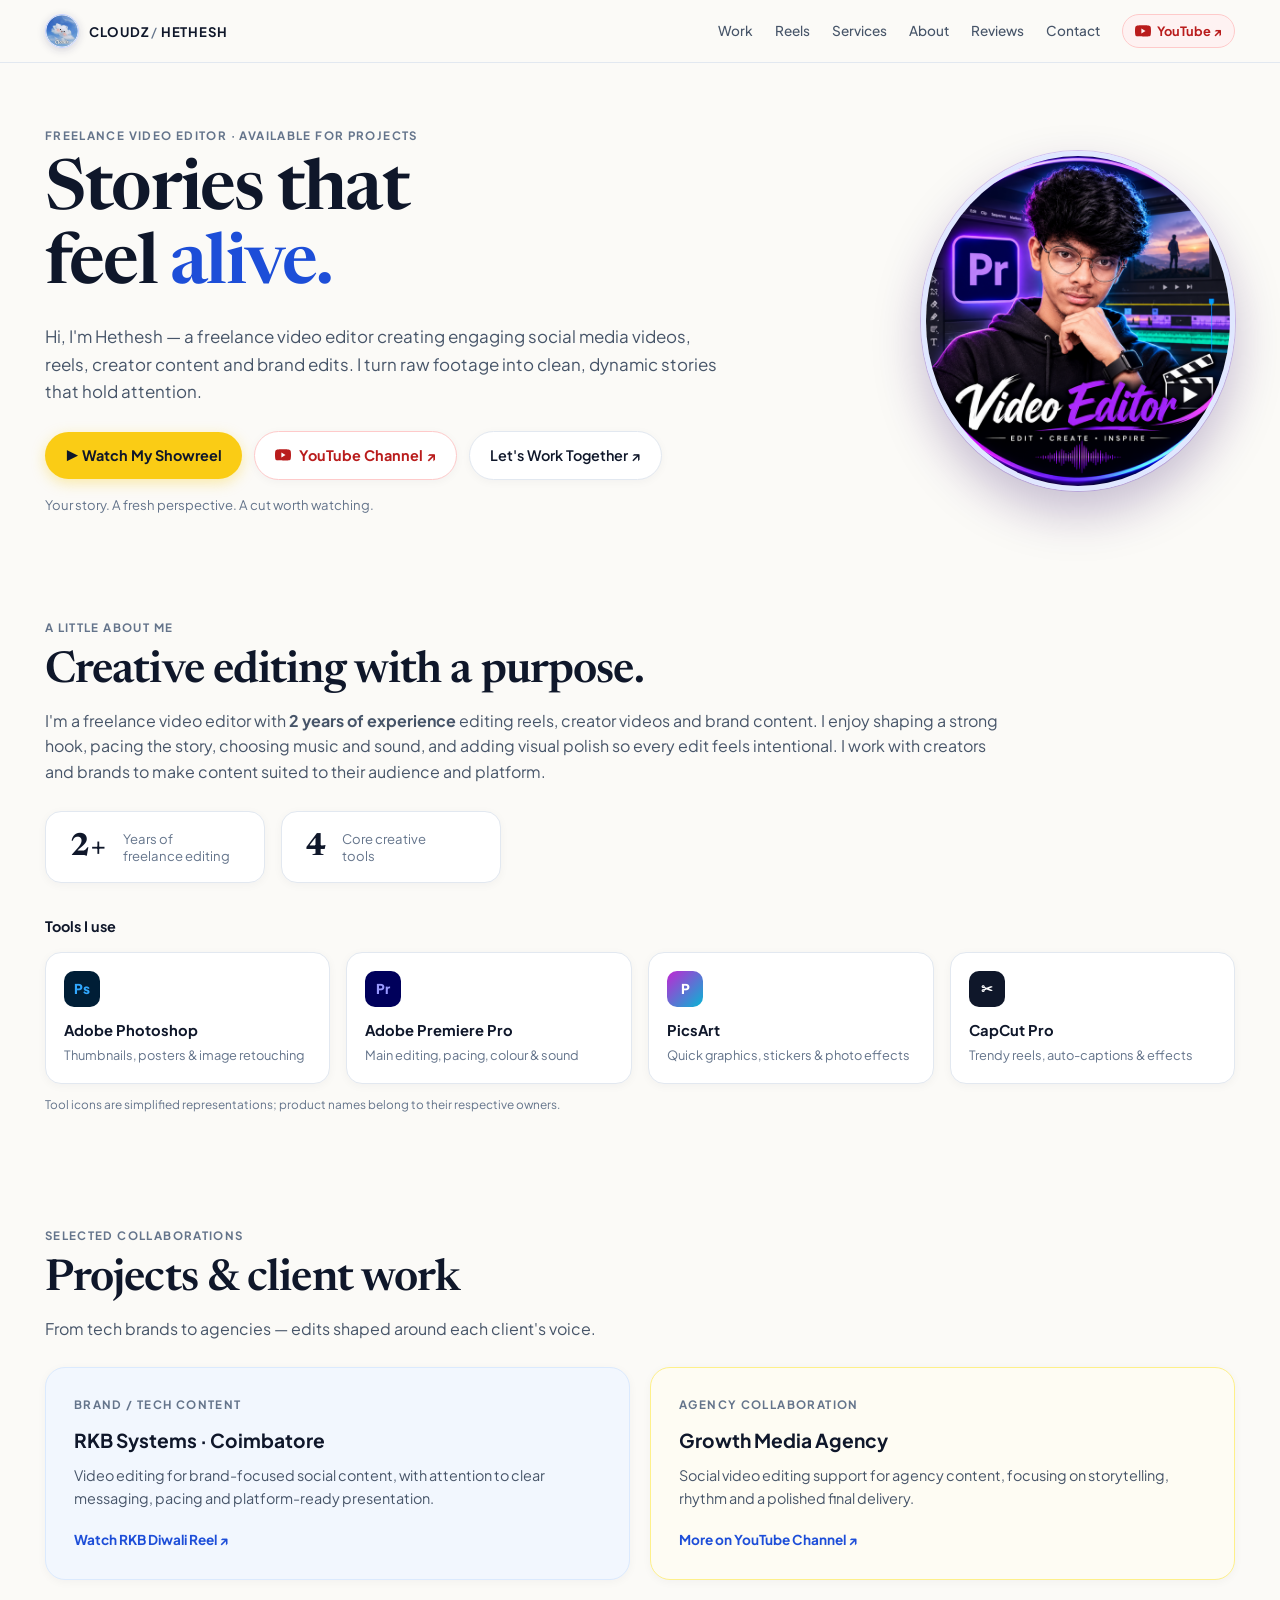
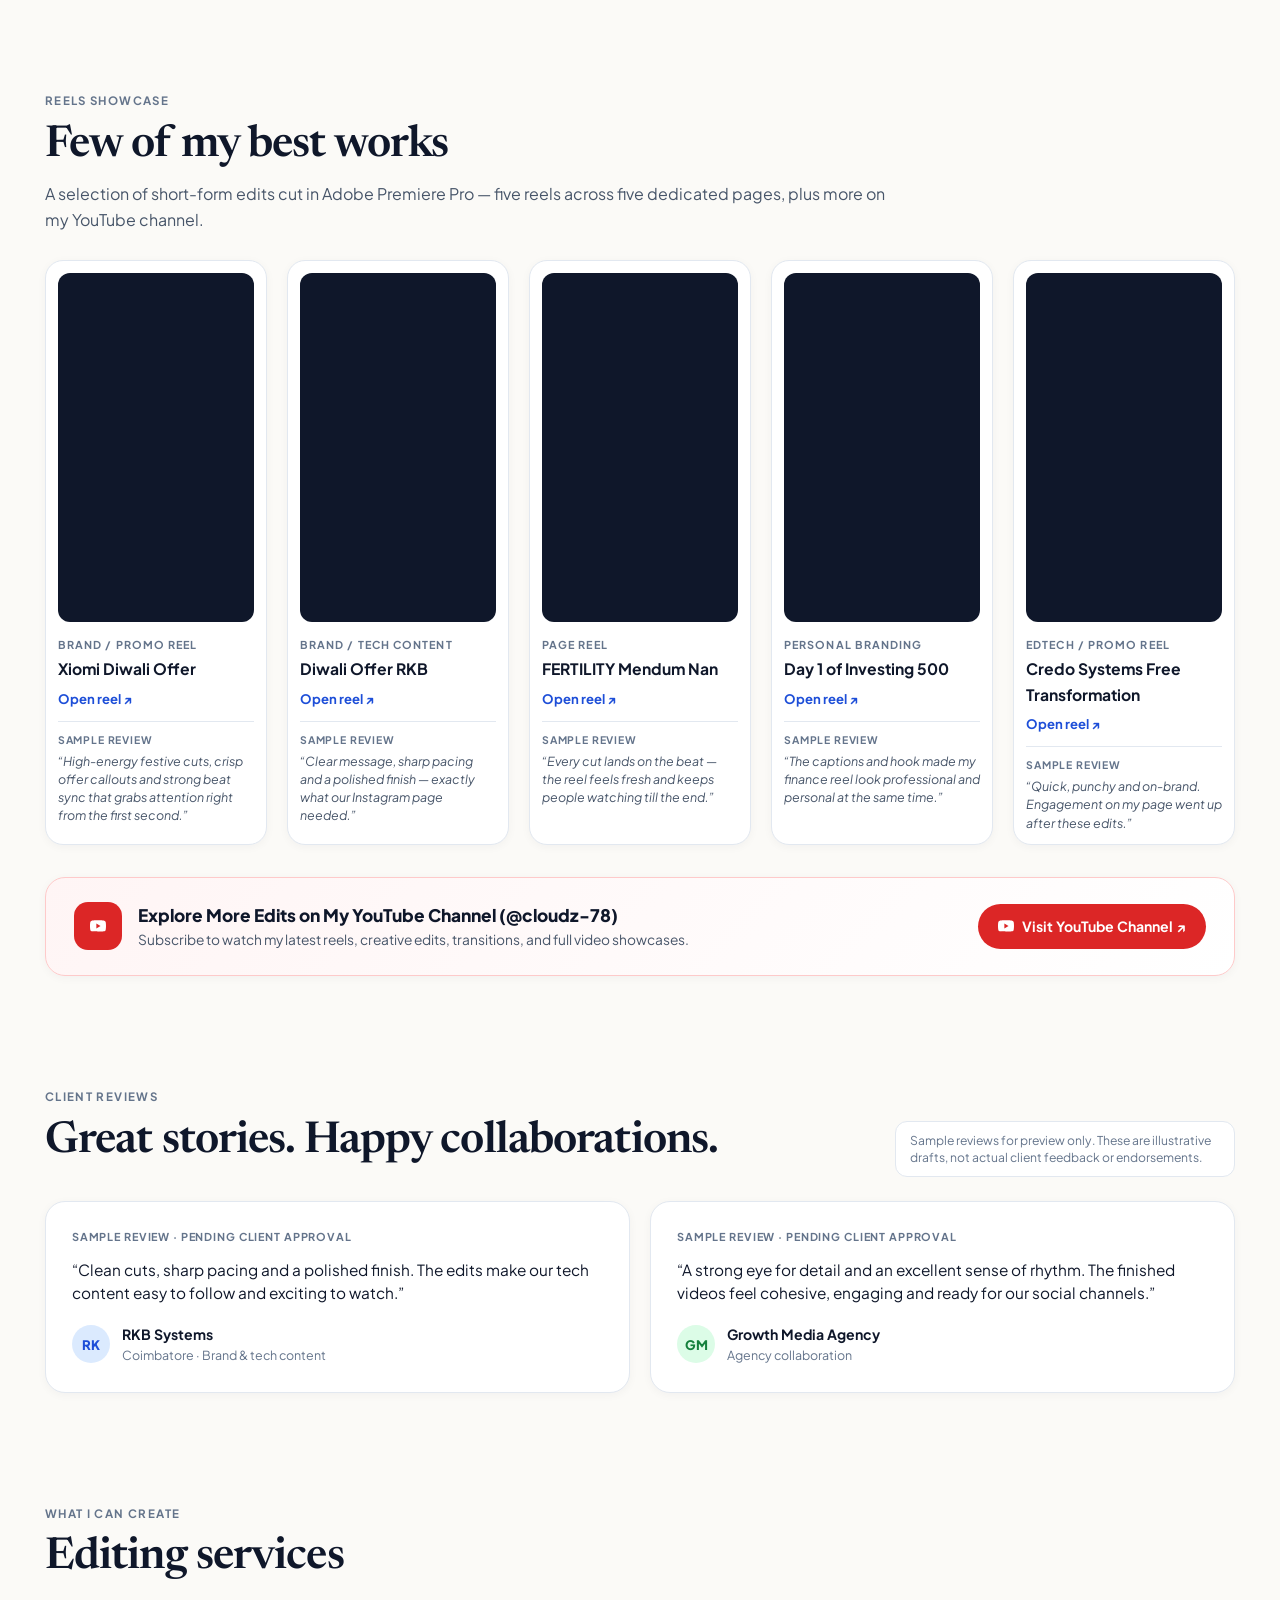
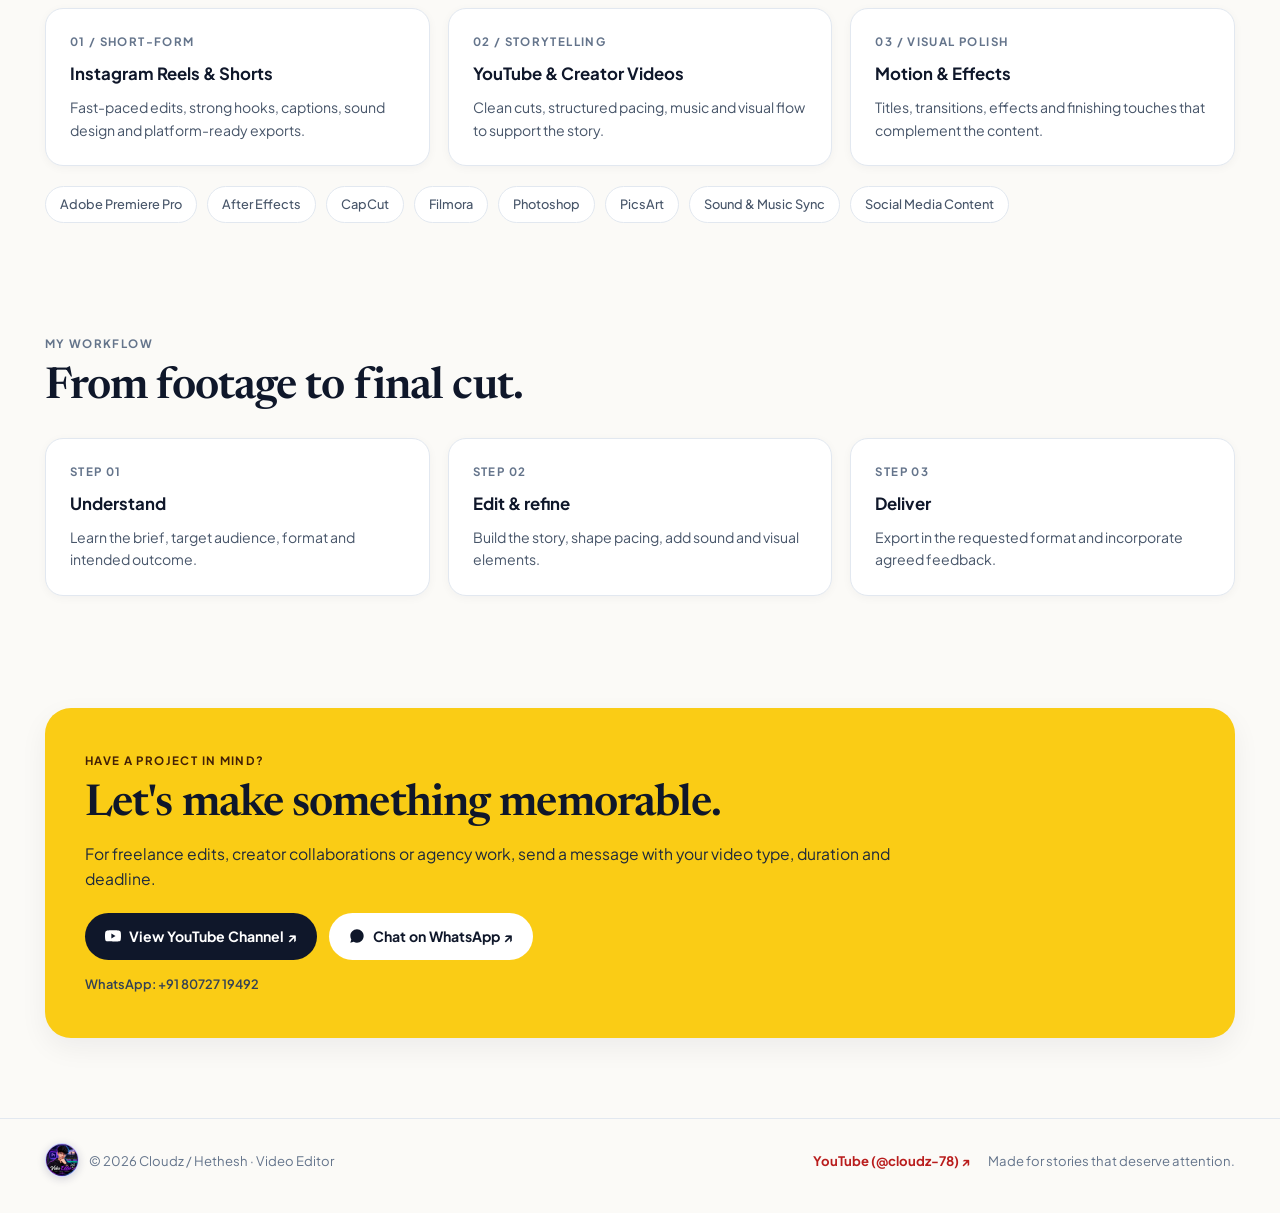
<file: index.html>
<!DOCTYPE html>
<html lang="en">
<head>
  <meta charset="UTF-8" />
  <meta name="viewport" content="width=device-width, initial-scale=1.0" />
  <title>CLOUDZ / HETHESH — Freelance Video Editor</title>
  <link rel="icon" type="image/png" href="logo.png" />
  <link rel="stylesheet" href="style.css" />
</head>
<body>
  <!-- Top Navbar -->
  <header class="navbar">
    <div class="nav-inner">
      <a href="index.html" class="brand">
        <img src="brand-logo.png" alt="Cloudz Brand Logo" class="brand-logo-img" />
        <span>CLOUDZ <span class="slash">/</span> HETHESH</span>
      </a>
      <nav class="nav-links">
        <a href="#work" class="hide-mobile">Work</a>
        <a href="#reels">Reels</a>
        <a href="#services" class="hide-mobile">Services</a>
        <a href="#about" class="hide-mobile">About</a>
        <a href="#reviews" class="hide-mobile">Reviews</a>
        <a href="#contact" class="hide-mobile">Contact</a>
        <a href="https://youtube.com/@cloudz-78?si=4yMb71lbz2r-8xwP" target="_blank" rel="noopener noreferrer" class="nav-yt-pill">
          <svg width="16" height="16" viewBox="0 0 24 24" fill="currentColor" aria-hidden="true"><path d="M23.498 6.186a3.016 3.016 0 0 0-2.122-2.136C19.505 3.545 12 3.545 12 3.545s-7.505 0-9.377.505A3.017 3.017 0 0 0 .502 6.186C0 8.07 0 12 0 12s0 3.93.502 5.814a3.016 3.016 0 0 0 2.122 2.136c1.871.505 9.376.505 9.376.505s7.505 0 9.377-.505a3.015 3.015 0 0 0 2.122-2.136C24 15.93 24 12 24 12s0-3.93-.502-5.814zM9.545 15.568V8.432L15.818 12l-6.273 3.568z"/></svg> YouTube &nearr;
        </a>
      </nav>
    </div>
  </header>

  <main>
    <!-- Hero Section -->
    <section class="hero">
      <div class="container hero-grid">
        <div>
          <span class="kicker">FREELANCE VIDEO EDITOR &middot; AVAILABLE FOR PROJECTS</span>
          <h1 class="hero-title">Stories that<br />feel <span class="accent">alive.</span></h1>
          <p class="hero-desc">
            Hi, I'm Hethesh — a freelance video editor creating engaging social media videos,
            reels, creator content and brand edits. I turn raw footage into clean, dynamic stories
            that hold attention.
          </p>
          <div class="hero-buttons">
            <a href="#reels" class="btn-yellow">&#9654; Watch My Showreel</a>
            <a href="https://youtube.com/@cloudz-78?si=4yMb71lbz2r-8xwP" target="_blank" rel="noopener noreferrer" class="btn-yt-hero">
              <svg width="16" height="16" viewBox="0 0 24 24" fill="currentColor" aria-hidden="true"><path d="M23.498 6.186a3.016 3.016 0 0 0-2.122-2.136C19.505 3.545 12 3.545 12 3.545s-7.505 0-9.377.505A3.017 3.017 0 0 0 .502 6.186C0 8.07 0 12 0 12s0 3.93.502 5.814a3.016 3.016 0 0 0 2.122 2.136c1.871.505 9.376.505 9.376.505s7.505 0 9.377-.505a3.015 3.015 0 0 0 2.122-2.136C24 15.93 24 12 24 12s0-3.93-.502-5.814zM9.545 15.568V8.432L15.818 12l-6.273 3.568z"/></svg> YouTube Channel &nearr;
            </a>
            <a href="#contact" class="btn-outline">Let's Work Together &nearr;</a>
          </div>
          <p class="hero-micro">Your story. A fresh perspective. A cut worth watching.</p>
        </div>

        <div class="hero-emblem-wrap">
          <img src="logo.png" alt="Cloudz / Hethesh — Video Editor Logo" class="hero-logo-img" />
        </div>
      </div>
    </section>

    <!-- About Section -->
    <section id="about">
      <div class="container">
        <span class="kicker">A LITTLE ABOUT ME</span>
        <h2 class="section-title">Creative editing with a purpose.</h2>
        <p class="about-copy">
          I'm a freelance video editor with <strong>2 years of experience</strong> editing reels, creator videos and brand content.
          I enjoy shaping a strong hook, pacing the story, choosing music and sound, and adding visual polish
          so every edit feels intentional. I work with creators and brands to make content suited to their audience and platform.
        </p>

        <div class="stats-row">
          <div class="stat-card">
            <span class="stat-num">2+</span>
            <span class="stat-label">Years of freelance editing</span>
          </div>
          <div class="stat-card">
            <span class="stat-num">4</span>
            <span class="stat-label">Core creative tools</span>
          </div>
        </div>

        <div class="tools-heading">Tools I use</div>
        <div class="tools-grid">
          <div class="tool-card">
            <div class="tool-badge tool-ps">Ps</div>
            <h3>Adobe Photoshop</h3>
            <p>Thumbnails, posters &amp; image retouching</p>
          </div>
          <div class="tool-card">
            <div class="tool-badge tool-pr">Pr</div>
            <h3>Adobe Premiere Pro</h3>
            <p>Main editing, pacing, colour &amp; sound</p>
          </div>
          <div class="tool-card">
            <div class="tool-badge tool-picsart">P</div>
            <h3>PicsArt</h3>
            <p>Quick graphics, stickers &amp; photo effects</p>
          </div>
          <div class="tool-card">
            <div class="tool-badge tool-capcut">&#9986;</div>
            <h3>CapCut Pro</h3>
            <p>Trendy reels, auto-captions &amp; effects</p>
          </div>
        </div>
        <p class="tools-footnote">Tool icons are simplified representations; product names belong to their respective owners.</p>
      </div>
    </section>

    <!-- Selected Collaborations -->
    <section id="work">
      <div class="container">
        <span class="kicker">SELECTED COLLABORATIONS</span>
        <h2 class="section-title">Projects &amp; client work</h2>
        <p class="section-subtitle">From tech brands to agencies — edits shaped around each client's voice.</p>

        <div class="collab-grid">
          <div class="collab-card blue">
            <span class="kicker">BRAND / TECH CONTENT</span>
            <h3>RKB Systems &middot; Coimbatore</h3>
            <p>Video editing for brand-focused social content, with attention to clear messaging, pacing and platform-ready presentation.</p>
            <a href="reel2.html" class="inline-link">Watch RKB Diwali Reel &nearr;</a>
          </div>
          <div class="collab-card cream">
            <span class="kicker">AGENCY COLLABORATION</span>
            <h3>Growth Media Agency</h3>
            <p>Social video editing support for agency content, focusing on storytelling, rhythm and a polished final delivery.</p>
            <a href="https://youtube.com/@cloudz-78?si=4yMb71lbz2r-8xwP" target="_blank" rel="noopener noreferrer" class="inline-link">More on YouTube Channel &nearr;</a>
          </div>
        </div>
      </div>
    </section>

    <!-- Reels Showcase — Few of my best works -->
    <section id="reels">
      <div class="container">
        <span class="kicker">REELS SHOWCASE</span>
        <h2 class="section-title">Few of my best works</h2>
        <p class="section-subtitle">
          A selection of short-form edits cut in Adobe Premiere Pro — five reels across five dedicated pages, plus more on my YouTube channel.
        </p>

        <div class="reels-all-grid">
          
        <article class="reel-item">
          <div class="reel-frame">
            <iframe
              src="https://drive.google.com/file/d/10jOSGEvr1vNRi2Vnm65DRfcLx59gavxq/preview"
              allow="autoplay"
              allowfullscreen
              loading="lazy"
              title="Xiomi Diwali Offer">
            </iframe>
          </div>
          <span class="reel-cat">BRAND / PROMO REEL</span>
          <h3 class="reel-name">Xiomi Diwali Offer</h3>
          <a href="reel1.html" class="open-reel-link">Open reel &nearr;</a>
          <div class="sample-review-tag">SAMPLE REVIEW</div>
          <p class="sample-review-quote">“High-energy festive cuts, crisp offer callouts and strong beat sync that grabs attention right from the first second.”</p>
        </article>

        <article class="reel-item">
          <div class="reel-frame">
            <iframe
              src="https://drive.google.com/file/d/1mEPRSpQIiehsgmou0t9eZs4wbMoCZMjC/preview"
              allow="autoplay"
              allowfullscreen
              loading="lazy"
              title="Diwali Offer RKB">
            </iframe>
          </div>
          <span class="reel-cat">BRAND / TECH CONTENT</span>
          <h3 class="reel-name">Diwali Offer RKB</h3>
          <a href="reel2.html" class="open-reel-link">Open reel &nearr;</a>
          <div class="sample-review-tag">SAMPLE REVIEW</div>
          <p class="sample-review-quote">“Clear message, sharp pacing and a polished finish — exactly what our Instagram page needed.”</p>
        </article>

        <article class="reel-item">
          <div class="reel-frame">
            <iframe
              src="https://drive.google.com/file/d/1lyoAVbin6aVpy197HTuqfb8PhF2x83G_/preview"
              allow="autoplay"
              allowfullscreen
              loading="lazy"
              title="FERTILITY Mendum Nan">
            </iframe>
          </div>
          <span class="reel-cat">PAGE REEL</span>
          <h3 class="reel-name">FERTILITY Mendum Nan</h3>
          <a href="reel3.html" class="open-reel-link">Open reel &nearr;</a>
          <div class="sample-review-tag">SAMPLE REVIEW</div>
          <p class="sample-review-quote">“Every cut lands on the beat — the reel feels fresh and keeps people watching till the end.”</p>
        </article>

        <article class="reel-item">
          <div class="reel-frame">
            <iframe
              src="https://drive.google.com/file/d/1qyI5HAmtA2W8jeexswfrWeT_xSIPLAO1/preview"
              allow="autoplay"
              allowfullscreen
              loading="lazy"
              title="Day 1 of Investing 500">
            </iframe>
          </div>
          <span class="reel-cat">PERSONAL BRANDING</span>
          <h3 class="reel-name">Day 1 of Investing 500</h3>
          <a href="reel4.html" class="open-reel-link">Open reel &nearr;</a>
          <div class="sample-review-tag">SAMPLE REVIEW</div>
          <p class="sample-review-quote">“The captions and hook made my finance reel look professional and personal at the same time.”</p>
        </article>


          
        <article class="reel-item">
          <div class="reel-frame">
            <iframe
              src="https://drive.google.com/file/d/1QhSELfr5G7gqjF5a6lWshy9fhLzFbbtI/preview"
              allow="autoplay"
              allowfullscreen
              loading="lazy"
              title="Credo Systems Free Transformation">
            </iframe>
          </div>
          <span class="reel-cat">EDTECH / PROMO REEL</span>
          <h3 class="reel-name">Credo Systems Free Transformation</h3>
          <a href="reel5.html" class="open-reel-link">Open reel &nearr;</a>
          <div class="sample-review-tag">SAMPLE REVIEW</div>
          <p class="sample-review-quote">“Quick, punchy and on-brand. Engagement on my page went up after these edits.”</p>
        </article>

        </div>

        <!-- Highlight YouTube Channel Banner -->
        <div class="yt-spotlight">
          <div class="yt-spotlight-left">
            <div class="yt-big-icon">
              <svg width="16" height="16" viewBox="0 0 24 24" fill="currentColor" aria-hidden="true"><path d="M23.498 6.186a3.016 3.016 0 0 0-2.122-2.136C19.505 3.545 12 3.545 12 3.545s-7.505 0-9.377.505A3.017 3.017 0 0 0 .502 6.186C0 8.07 0 12 0 12s0 3.93.502 5.814a3.016 3.016 0 0 0 2.122 2.136c1.871.505 9.376.505 9.376.505s7.505 0 9.377-.505a3.015 3.015 0 0 0 2.122-2.136C24 15.93 24 12 24 12s0-3.93-.502-5.814zM9.545 15.568V8.432L15.818 12l-6.273 3.568z"/></svg>
            </div>
            <div>
              <h3>Explore More Edits on My YouTube Channel (@cloudz-78)</h3>
              <p>Subscribe to watch my latest reels, creative edits, transitions, and full video showcases.</p>
            </div>
          </div>
          <a href="https://youtube.com/@cloudz-78?si=4yMb71lbz2r-8xwP" target="_blank" rel="noopener noreferrer" class="btn-yt-solid">
            <svg width="16" height="16" viewBox="0 0 24 24" fill="currentColor" aria-hidden="true"><path d="M23.498 6.186a3.016 3.016 0 0 0-2.122-2.136C19.505 3.545 12 3.545 12 3.545s-7.505 0-9.377.505A3.017 3.017 0 0 0 .502 6.186C0 8.07 0 12 0 12s0 3.93.502 5.814a3.016 3.016 0 0 0 2.122 2.136c1.871.505 9.376.505 9.376.505s7.505 0 9.377-.505a3.015 3.015 0 0 0 2.122-2.136C24 15.93 24 12 24 12s0-3.93-.502-5.814zM9.545 15.568V8.432L15.818 12l-6.273 3.568z"/></svg> Visit YouTube Channel &nearr;
          </a>
        </div>
      </div>
    </section>

    <!-- Client Reviews -->
    <section id="reviews">
      <div class="container">
        <div class="reviews-header">
          <div>
            <span class="kicker">CLIENT REVIEWS</span>
            <h2 class="section-title">Great stories. Happy collaborations.</h2>
          </div>
          <div class="preview-note">
            Sample reviews for preview only. These are illustrative drafts, not actual client feedback or endorsements.
          </div>
        </div>

        <div class="reviews-grid">
          <div class="review-card">
            <div class="review-status">SAMPLE REVIEW &middot; PENDING CLIENT APPROVAL</div>
            <p class="review-text">“Clean cuts, sharp pacing and a polished finish. The edits make our tech content easy to follow and exciting to watch.”</p>
            <div class="reviewer">
              <div class="avatar-circle avatar-blue">RK</div>
              <div>
                <div class="reviewer-name">RKB Systems</div>
                <div class="reviewer-role">Coimbatore &middot; Brand &amp; tech content</div>
              </div>
            </div>
          </div>

          <div class="review-card">
            <div class="review-status">SAMPLE REVIEW &middot; PENDING CLIENT APPROVAL</div>
            <p class="review-text">“A strong eye for detail and an excellent sense of rhythm. The finished videos feel cohesive, engaging and ready for our social channels.”</p>
            <div class="reviewer">
              <div class="avatar-circle avatar-green">GM</div>
              <div>
                <div class="reviewer-name">Growth Media Agency</div>
                <div class="reviewer-role">Agency collaboration</div>
              </div>
            </div>
          </div>
        </div>
      </div>
    </section>

    <!-- Editing Services -->
    <section id="services">
      <div class="container">
        <span class="kicker">WHAT I CAN CREATE</span>
        <h2 class="section-title">Editing services</h2>

        <div class="three-grid">
          <div class="info-card">
            <span class="kicker">01 / SHORT-FORM</span>
            <h3>Instagram Reels &amp; Shorts</h3>
            <p>Fast-paced edits, strong hooks, captions, sound design and platform-ready exports.</p>
          </div>
          <div class="info-card">
            <span class="kicker">02 / STORYTELLING</span>
            <h3>YouTube &amp; Creator Videos</h3>
            <p>Clean cuts, structured pacing, music and visual flow to support the story.</p>
          </div>
          <div class="info-card">
            <span class="kicker">03 / VISUAL POLISH</span>
            <h3>Motion &amp; Effects</h3>
            <p>Titles, transitions, effects and finishing touches that complement the content.</p>
          </div>
        </div>

        <div class="pills-row">
          <span class="skill-pill">Adobe Premiere Pro</span>
          <span class="skill-pill">After Effects</span>
          <span class="skill-pill">CapCut</span>
          <span class="skill-pill">Filmora</span>
          <span class="skill-pill">Photoshop</span>
          <span class="skill-pill">PicsArt</span>
          <span class="skill-pill">Sound &amp; Music Sync</span>
          <span class="skill-pill">Social Media Content</span>
        </div>
      </div>
    </section>

    <!-- My Workflow -->
    <section>
      <div class="container">
        <span class="kicker">MY WORKFLOW</span>
        <h2 class="section-title">From footage to final cut.</h2>

        <div class="three-grid">
          <div class="info-card">
            <span class="kicker">STEP 01</span>
            <h3>Understand</h3>
            <p>Learn the brief, target audience, format and intended outcome.</p>
          </div>
          <div class="info-card">
            <span class="kicker">STEP 02</span>
            <h3>Edit &amp; refine</h3>
            <p>Build the story, shape pacing, add sound and visual elements.</p>
          </div>
          <div class="info-card">
            <span class="kicker">STEP 03</span>
            <h3>Deliver</h3>
            <p>Export in the requested format and incorporate agreed feedback.</p>
          </div>
        </div>
      </div>
    </section>

    <!-- Contact CTA Banner -->
    <section id="contact">
      <div class="container">
        <div class="cta-banner">
          <span class="kicker">HAVE A PROJECT IN MIND?</span>
          <h2 class="section-title">Let's make something memorable.</h2>
          <p class="cta-desc">
            For freelance edits, creator collaborations or agency work, send a message with your video type, duration and deadline.
          </p>
          <div class="cta-buttons">
            <a href="https://youtube.com/@cloudz-78?si=4yMb71lbz2r-8xwP" target="_blank" rel="noopener noreferrer" class="btn-dark">
              <svg width="16" height="16" viewBox="0 0 24 24" fill="currentColor" aria-hidden="true"><path d="M23.498 6.186a3.016 3.016 0 0 0-2.122-2.136C19.505 3.545 12 3.545 12 3.545s-7.505 0-9.377.505A3.017 3.017 0 0 0 .502 6.186C0 8.07 0 12 0 12s0 3.93.502 5.814a3.016 3.016 0 0 0 2.122 2.136c1.871.505 9.376.505 9.376.505s7.505 0 9.377-.505a3.015 3.015 0 0 0 2.122-2.136C24 15.93 24 12 24 12s0-3.93-.502-5.814zM9.545 15.568V8.432L15.818 12l-6.273 3.568z"/></svg> View YouTube Channel &nearr;
            </a>
            <a href="https://wa.me/918072719492" target="_blank" rel="noopener noreferrer" class="btn-white">
              <svg width="16" height="16" viewBox="0 0 24 24" fill="currentColor" aria-hidden="true"><path d="M12.031 6.172c-3.181 0-5.767 2.586-5.768 5.766-.001 1.298.38 2.27 1.019 3.287l-.582 2.128 2.182-.573c.978.58 1.911.928 3.145.929 3.178 0 5.767-2.587 5.768-5.766.001-3.187-2.575-5.77-5.764-5.771zm3.392 8.244c-.144.405-.837.774-1.17.824-.299.045-.677.063-1.092-.069-.252-.08-.575-.187-.988-.365-1.739-.751-2.874-2.502-2.961-2.617-.087-.116-.708-.94-.708-1.793s.448-1.273.607-1.446c.159-.173.346-.217.462-.217l.332.006c.106.005.249-.04.39.298.144.347.491 1.2.534 1.287.043.087.072.188.014.304-.058.116-.087.188-.173.289l-.26.304c-.087.086-.177.18-.076.354.101.174.449.741.964 1.201.662.591 1.221.774 1.394.86s.274.072.376-.043c.101-.116.433-.506.549-.68.116-.173.231-.145.39-.087s1.011.477 1.184.564.289.13.332.202c.045.072.045.419-.1.824zM12 2C6.477 2 2 6.477 2 12c0 1.89.525 3.66 1.438 5.168L2 22l4.978-1.418A9.955 9.955 0 0 0 12 22c5.523 0 10-4.477 10-10S17.523 2 12 2z"/></svg> Chat on WhatsApp &nearr;
            </a>
          </div>
          <div class="cta-phone">WhatsApp: +91 80727 19492</div>
        </div>
      </div>
    </section>
  </main>

  <footer>
    <div class="footer-inner">
      <div style="display:flex;align-items:center;gap:10px;">
        <img src="logo.png" alt="Cloudz Logo" class="brand-logo-img" />
        <span>&copy; 2026 Cloudz / Hethesh &middot; Video Editor</span>
      </div>
      <div style="display:flex;align-items:center;gap:18px;flex-wrap:wrap;">
        <a href="https://youtube.com/@cloudz-78?si=4yMb71lbz2r-8xwP" target="_blank" rel="noopener noreferrer" style="color:#b91c1c;font-weight:700;">
          YouTube (@cloudz-78) &nearr;
        </a>
        <span>Made for stories that deserve attention.</span>
      </div>
    </div>
  </footer>
</body>
</html>
</file>
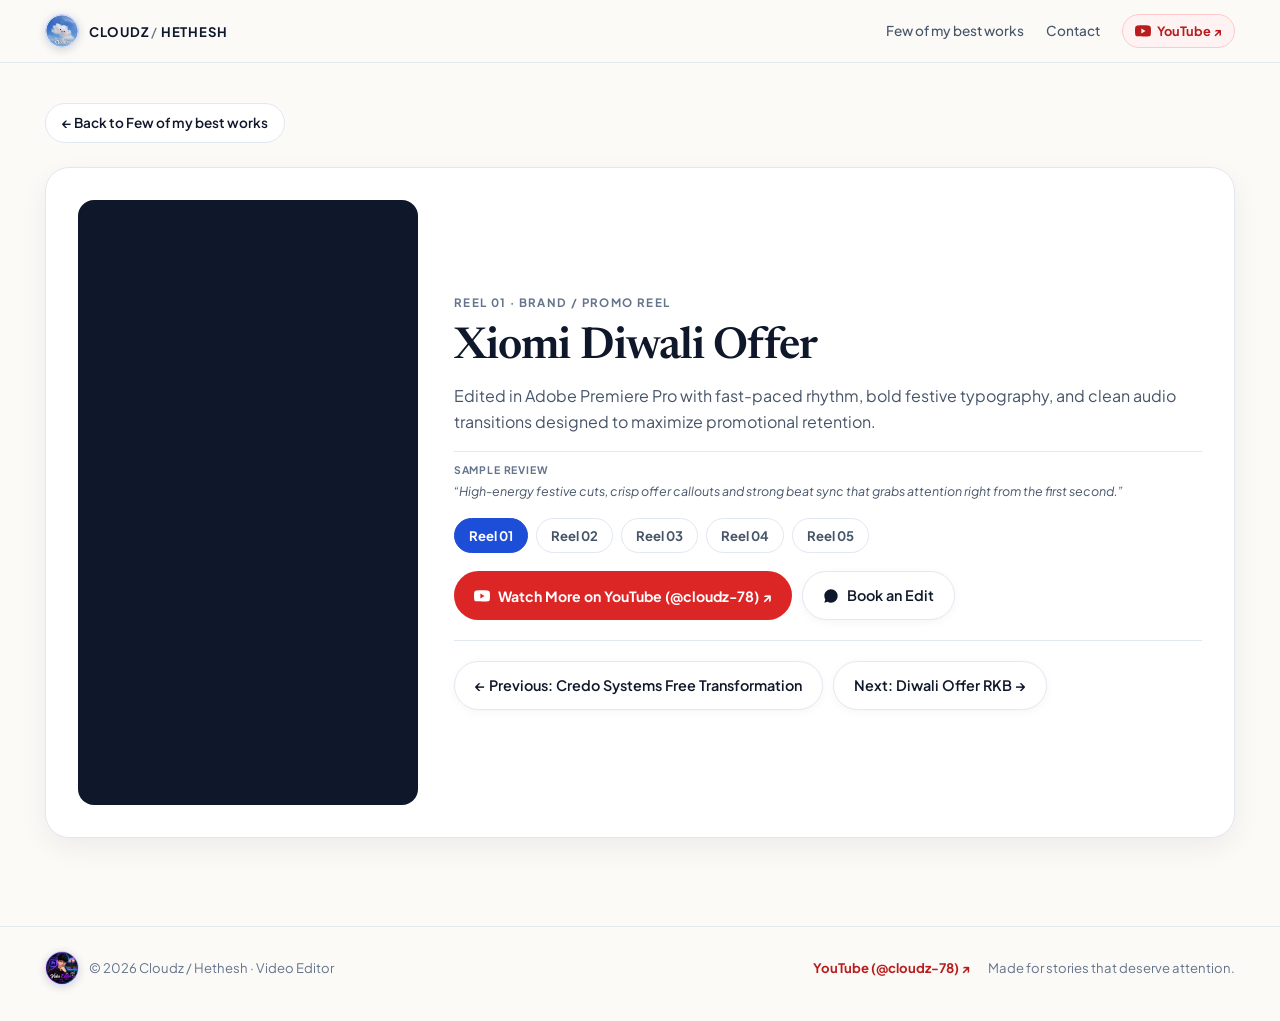
<file: reel1.html>
<!DOCTYPE html>
<html lang="en">
<head>
  <meta charset="UTF-8" />
  <meta name="viewport" content="width=device-width, initial-scale=1.0" />
  <title>Xiomi Diwali Offer — CLOUDZ / HETHESH</title>
  <link rel="icon" type="image/png" href="logo.png" />
  <link rel="stylesheet" href="style.css" />
</head>
<body>
  <header class="navbar">
    <div class="nav-inner">
      <a href="index.html" class="brand">
        <img src="brand-logo.png" alt="Cloudz Brand Logo" class="brand-logo-img" />
        <span>CLOUDZ <span class="slash">/</span> HETHESH</span>
      </a>
      <nav class="nav-links">
        <a href="index.html#reels">Few of my best works</a>
        <a href="index.html#contact" class="hide-mobile">Contact</a>
        <a href="https://youtube.com/@cloudz-78?si=4yMb71lbz2r-8xwP" target="_blank" rel="noopener noreferrer" class="nav-yt-pill">
          <svg width="16" height="16" viewBox="0 0 24 24" fill="currentColor" aria-hidden="true"><path d="M23.498 6.186a3.016 3.016 0 0 0-2.122-2.136C19.505 3.545 12 3.545 12 3.545s-7.505 0-9.377.505A3.017 3.017 0 0 0 .502 6.186C0 8.07 0 12 0 12s0 3.93.502 5.814a3.016 3.016 0 0 0 2.122 2.136c1.871.505 9.376.505 9.376.505s7.505 0 9.377-.505a3.015 3.015 0 0 0 2.122-2.136C24 15.93 24 12 24 12s0-3.93-.502-5.814zM9.545 15.568V8.432L15.818 12l-6.273 3.568z"/></svg> YouTube &nearr;
        </a>
      </nav>
    </div>
  </header>

  <main class="single-reel-wrap">
    <div class="container">
      <a href="index.html#reels" class="back-pill">&larr; Back to Few of my best works</a>

      <div class="single-reel-card">
        <div class="single-video-box">
          <iframe
            src="https://drive.google.com/file/d/10jOSGEvr1vNRi2Vnm65DRfcLx59gavxq/preview"
            allow="autoplay"
            allowfullscreen
            title="Xiomi Diwali Offer">
          </iframe>
        </div>

        <div>
          <span class="kicker">REEL 01 &middot; BRAND / PROMO REEL</span>
          <h1 class="section-title">Xiomi Diwali Offer</h1>
          <p class="section-subtitle" style="margin-bottom:16px;">Edited in Adobe Premiere Pro with fast-paced rhythm, bold festive typography, and clean audio transitions designed to maximize promotional retention.</p>

          <div class="sample-review-tag">SAMPLE REVIEW</div>
          <p class="sample-review-quote" style="margin-bottom:18px;">“High-energy festive cuts, crisp offer callouts and strong beat sync that grabs attention right from the first second.”</p>

          <div class="reel-nav-pills">
            <a href="reel1.html" class="reel-num-pill active">Reel 01</a>
            <a href="reel2.html" class="reel-num-pill">Reel 02</a>
            <a href="reel3.html" class="reel-num-pill">Reel 03</a>
            <a href="reel4.html" class="reel-num-pill">Reel 04</a>
            <a href="reel5.html" class="reel-num-pill">Reel 05</a>
            
          </div>

          <div style="display:flex;flex-wrap:wrap;gap:10px;margin-top:16px;">
            <a href="https://youtube.com/@cloudz-78?si=4yMb71lbz2r-8xwP" target="_blank" rel="noopener noreferrer" class="btn-yt-solid">
              <svg width="16" height="16" viewBox="0 0 24 24" fill="currentColor" aria-hidden="true"><path d="M23.498 6.186a3.016 3.016 0 0 0-2.122-2.136C19.505 3.545 12 3.545 12 3.545s-7.505 0-9.377.505A3.017 3.017 0 0 0 .502 6.186C0 8.07 0 12 0 12s0 3.93.502 5.814a3.016 3.016 0 0 0 2.122 2.136c1.871.505 9.376.505 9.376.505s7.505 0 9.377-.505a3.015 3.015 0 0 0 2.122-2.136C24 15.93 24 12 24 12s0-3.93-.502-5.814zM9.545 15.568V8.432L15.818 12l-6.273 3.568z"/></svg> Watch More on YouTube (@cloudz-78) &nearr;
            </a>
            <a href="https://wa.me/918072719492" target="_blank" rel="noopener noreferrer" class="btn-outline">
              <svg width="16" height="16" viewBox="0 0 24 24" fill="currentColor" aria-hidden="true"><path d="M12.031 6.172c-3.181 0-5.767 2.586-5.768 5.766-.001 1.298.38 2.27 1.019 3.287l-.582 2.128 2.182-.573c.978.58 1.911.928 3.145.929 3.178 0 5.767-2.587 5.768-5.766.001-3.187-2.575-5.77-5.764-5.771zm3.392 8.244c-.144.405-.837.774-1.17.824-.299.045-.677.063-1.092-.069-.252-.08-.575-.187-.988-.365-1.739-.751-2.874-2.502-2.961-2.617-.087-.116-.708-.94-.708-1.793s.448-1.273.607-1.446c.159-.173.346-.217.462-.217l.332.006c.106.005.249-.04.39.298.144.347.491 1.2.534 1.287.043.087.072.188.014.304-.058.116-.087.188-.173.289l-.26.304c-.087.086-.177.18-.076.354.101.174.449.741.964 1.201.662.591 1.221.774 1.394.86s.274.072.376-.043c.101-.116.433-.506.549-.68.116-.173.231-.145.39-.087s1.011.477 1.184.564.289.13.332.202c.045.072.045.419-.1.824zM12 2C6.477 2 2 6.477 2 12c0 1.89.525 3.66 1.438 5.168L2 22l4.978-1.418A9.955 9.955 0 0 0 12 22c5.523 0 10-4.477 10-10S17.523 2 12 2z"/></svg> Book an Edit
            </a>
          </div>

          <div class="prev-next-row">
            <a href="reel5.html" class="btn-outline">&larr; Previous: Credo Systems Free Transformation</a>
            <a href="reel2.html" class="btn-outline">Next: Diwali Offer RKB &rarr;</a>
          </div>
        </div>
      </div>
    </div>
  </main>

  <footer>
    <div class="footer-inner">
      <div style="display:flex;align-items:center;gap:10px;">
        <img src="logo.png" alt="Cloudz Logo" class="brand-logo-img" />
        <span>&copy; 2026 Cloudz / Hethesh &middot; Video Editor</span>
      </div>
      <div style="display:flex;align-items:center;gap:18px;flex-wrap:wrap;">
        <a href="https://youtube.com/@cloudz-78?si=4yMb71lbz2r-8xwP" target="_blank" rel="noopener noreferrer" style="color:#b91c1c;font-weight:700;">
          YouTube (@cloudz-78) &nearr;
        </a>
        <span>Made for stories that deserve attention.</span>
      </div>
    </div>
  </footer>
</body>
</html>
</file>
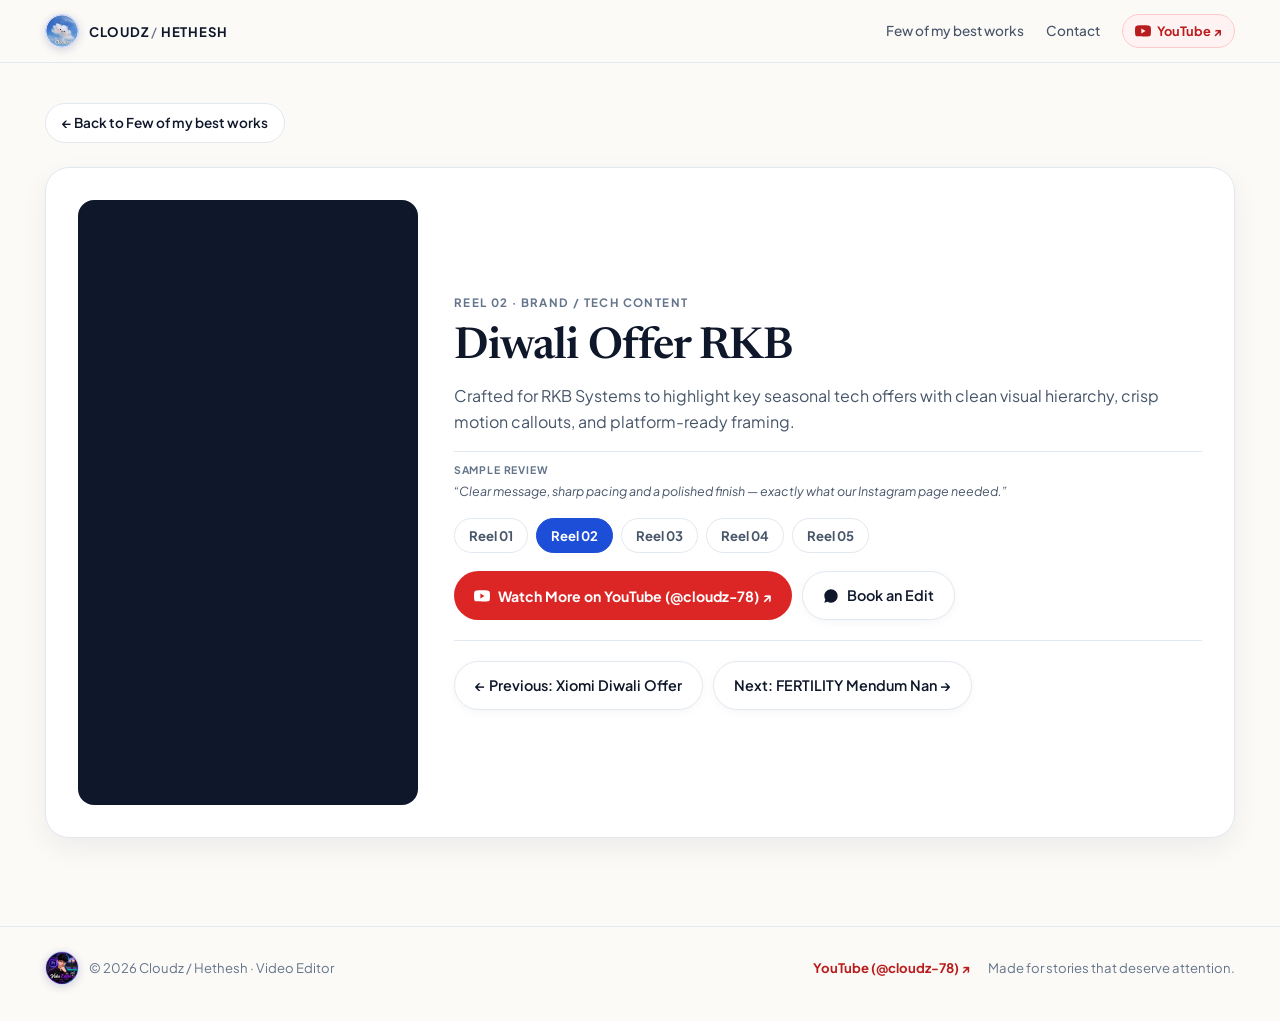
<file: reel2.html>
<!DOCTYPE html>
<html lang="en">
<head>
  <meta charset="UTF-8" />
  <meta name="viewport" content="width=device-width, initial-scale=1.0" />
  <title>Diwali Offer RKB — CLOUDZ / HETHESH</title>
  <link rel="icon" type="image/png" href="logo.png" />
  <link rel="stylesheet" href="style.css" />
</head>
<body>
  <header class="navbar">
    <div class="nav-inner">
      <a href="index.html" class="brand">
        <img src="brand-logo.png" alt="Cloudz Brand Logo" class="brand-logo-img" />
        <span>CLOUDZ <span class="slash">/</span> HETHESH</span>
      </a>
      <nav class="nav-links">
        <a href="index.html#reels">Few of my best works</a>
        <a href="index.html#contact" class="hide-mobile">Contact</a>
        <a href="https://youtube.com/@cloudz-78?si=4yMb71lbz2r-8xwP" target="_blank" rel="noopener noreferrer" class="nav-yt-pill">
          <svg width="16" height="16" viewBox="0 0 24 24" fill="currentColor" aria-hidden="true"><path d="M23.498 6.186a3.016 3.016 0 0 0-2.122-2.136C19.505 3.545 12 3.545 12 3.545s-7.505 0-9.377.505A3.017 3.017 0 0 0 .502 6.186C0 8.07 0 12 0 12s0 3.93.502 5.814a3.016 3.016 0 0 0 2.122 2.136c1.871.505 9.376.505 9.376.505s7.505 0 9.377-.505a3.015 3.015 0 0 0 2.122-2.136C24 15.93 24 12 24 12s0-3.93-.502-5.814zM9.545 15.568V8.432L15.818 12l-6.273 3.568z"/></svg> YouTube &nearr;
        </a>
      </nav>
    </div>
  </header>

  <main class="single-reel-wrap">
    <div class="container">
      <a href="index.html#reels" class="back-pill">&larr; Back to Few of my best works</a>

      <div class="single-reel-card">
        <div class="single-video-box">
          <iframe
            src="https://drive.google.com/file/d/1mEPRSpQIiehsgmou0t9eZs4wbMoCZMjC/preview"
            allow="autoplay"
            allowfullscreen
            title="Diwali Offer RKB">
          </iframe>
        </div>

        <div>
          <span class="kicker">REEL 02 &middot; BRAND / TECH CONTENT</span>
          <h1 class="section-title">Diwali Offer RKB</h1>
          <p class="section-subtitle" style="margin-bottom:16px;">Crafted for RKB Systems to highlight key seasonal tech offers with clean visual hierarchy, crisp motion callouts, and platform-ready framing.</p>

          <div class="sample-review-tag">SAMPLE REVIEW</div>
          <p class="sample-review-quote" style="margin-bottom:18px;">“Clear message, sharp pacing and a polished finish — exactly what our Instagram page needed.”</p>

          <div class="reel-nav-pills">
            <a href="reel1.html" class="reel-num-pill">Reel 01</a>
            <a href="reel2.html" class="reel-num-pill active">Reel 02</a>
            <a href="reel3.html" class="reel-num-pill">Reel 03</a>
            <a href="reel4.html" class="reel-num-pill">Reel 04</a>
            <a href="reel5.html" class="reel-num-pill">Reel 05</a>
            
          </div>

          <div style="display:flex;flex-wrap:wrap;gap:10px;margin-top:16px;">
            <a href="https://youtube.com/@cloudz-78?si=4yMb71lbz2r-8xwP" target="_blank" rel="noopener noreferrer" class="btn-yt-solid">
              <svg width="16" height="16" viewBox="0 0 24 24" fill="currentColor" aria-hidden="true"><path d="M23.498 6.186a3.016 3.016 0 0 0-2.122-2.136C19.505 3.545 12 3.545 12 3.545s-7.505 0-9.377.505A3.017 3.017 0 0 0 .502 6.186C0 8.07 0 12 0 12s0 3.93.502 5.814a3.016 3.016 0 0 0 2.122 2.136c1.871.505 9.376.505 9.376.505s7.505 0 9.377-.505a3.015 3.015 0 0 0 2.122-2.136C24 15.93 24 12 24 12s0-3.93-.502-5.814zM9.545 15.568V8.432L15.818 12l-6.273 3.568z"/></svg> Watch More on YouTube (@cloudz-78) &nearr;
            </a>
            <a href="https://wa.me/918072719492" target="_blank" rel="noopener noreferrer" class="btn-outline">
              <svg width="16" height="16" viewBox="0 0 24 24" fill="currentColor" aria-hidden="true"><path d="M12.031 6.172c-3.181 0-5.767 2.586-5.768 5.766-.001 1.298.38 2.27 1.019 3.287l-.582 2.128 2.182-.573c.978.58 1.911.928 3.145.929 3.178 0 5.767-2.587 5.768-5.766.001-3.187-2.575-5.77-5.764-5.771zm3.392 8.244c-.144.405-.837.774-1.17.824-.299.045-.677.063-1.092-.069-.252-.08-.575-.187-.988-.365-1.739-.751-2.874-2.502-2.961-2.617-.087-.116-.708-.94-.708-1.793s.448-1.273.607-1.446c.159-.173.346-.217.462-.217l.332.006c.106.005.249-.04.39.298.144.347.491 1.2.534 1.287.043.087.072.188.014.304-.058.116-.087.188-.173.289l-.26.304c-.087.086-.177.18-.076.354.101.174.449.741.964 1.201.662.591 1.221.774 1.394.86s.274.072.376-.043c.101-.116.433-.506.549-.68.116-.173.231-.145.39-.087s1.011.477 1.184.564.289.13.332.202c.045.072.045.419-.1.824zM12 2C6.477 2 2 6.477 2 12c0 1.89.525 3.66 1.438 5.168L2 22l4.978-1.418A9.955 9.955 0 0 0 12 22c5.523 0 10-4.477 10-10S17.523 2 12 2z"/></svg> Book an Edit
            </a>
          </div>

          <div class="prev-next-row">
            <a href="reel1.html" class="btn-outline">&larr; Previous: Xiomi Diwali Offer</a>
            <a href="reel3.html" class="btn-outline">Next: FERTILITY Mendum Nan &rarr;</a>
          </div>
        </div>
      </div>
    </div>
  </main>

  <footer>
    <div class="footer-inner">
      <div style="display:flex;align-items:center;gap:10px;">
        <img src="logo.png" alt="Cloudz Logo" class="brand-logo-img" />
        <span>&copy; 2026 Cloudz / Hethesh &middot; Video Editor</span>
      </div>
      <div style="display:flex;align-items:center;gap:18px;flex-wrap:wrap;">
        <a href="https://youtube.com/@cloudz-78?si=4yMb71lbz2r-8xwP" target="_blank" rel="noopener noreferrer" style="color:#b91c1c;font-weight:700;">
          YouTube (@cloudz-78) &nearr;
        </a>
        <span>Made for stories that deserve attention.</span>
      </div>
    </div>
  </footer>
</body>
</html>
</file>
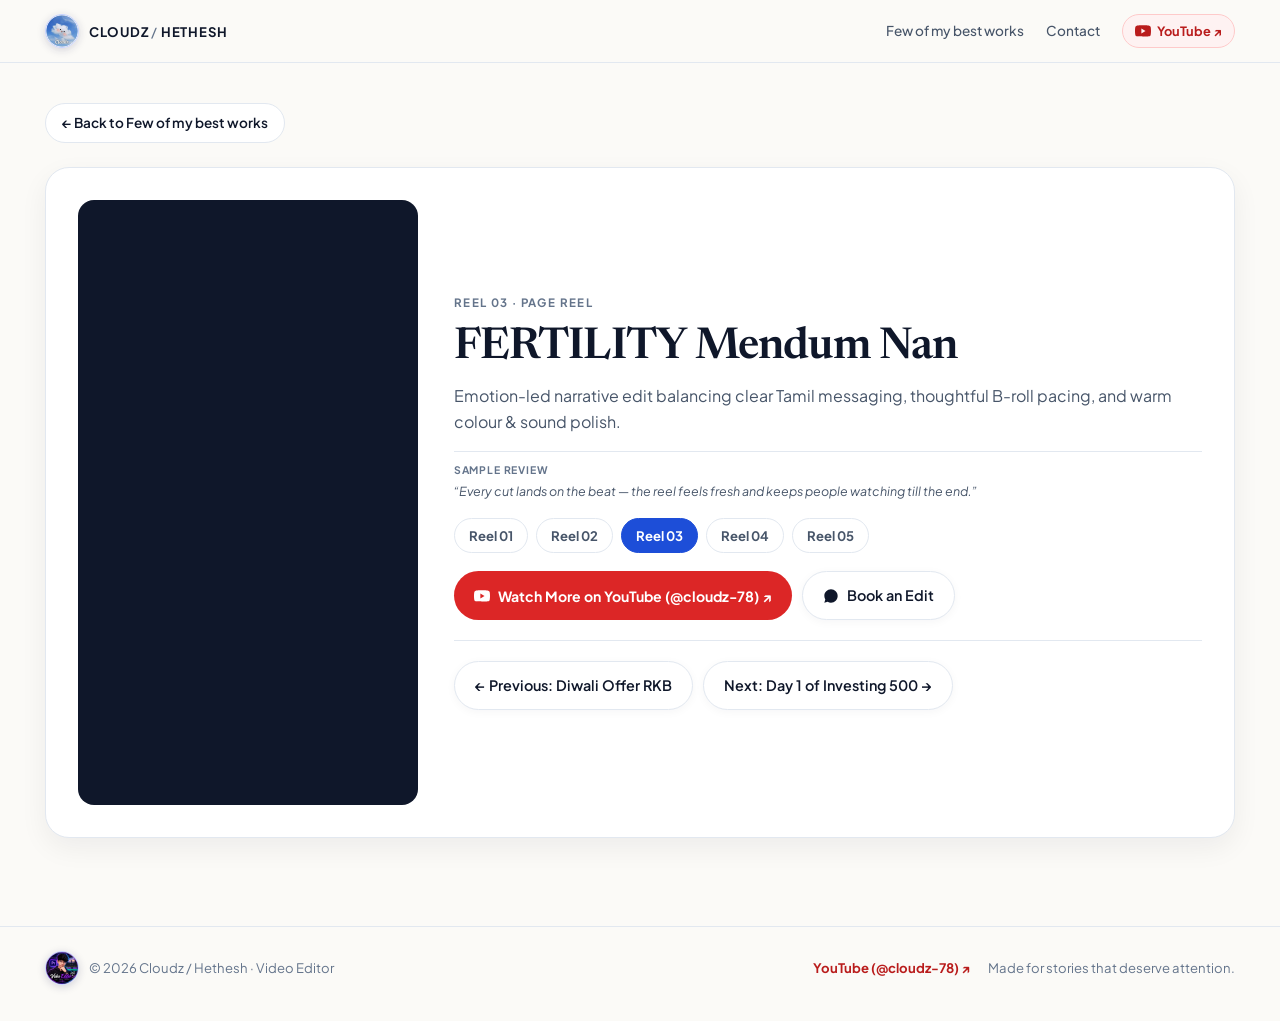
<file: reel3.html>
<!DOCTYPE html>
<html lang="en">
<head>
  <meta charset="UTF-8" />
  <meta name="viewport" content="width=device-width, initial-scale=1.0" />
  <title>FERTILITY Mendum Nan — CLOUDZ / HETHESH</title>
  <link rel="icon" type="image/png" href="logo.png" />
  <link rel="stylesheet" href="style.css" />
</head>
<body>
  <header class="navbar">
    <div class="nav-inner">
      <a href="index.html" class="brand">
        <img src="brand-logo.png" alt="Cloudz Brand Logo" class="brand-logo-img" />
        <span>CLOUDZ <span class="slash">/</span> HETHESH</span>
      </a>
      <nav class="nav-links">
        <a href="index.html#reels">Few of my best works</a>
        <a href="index.html#contact" class="hide-mobile">Contact</a>
        <a href="https://youtube.com/@cloudz-78?si=4yMb71lbz2r-8xwP" target="_blank" rel="noopener noreferrer" class="nav-yt-pill">
          <svg width="16" height="16" viewBox="0 0 24 24" fill="currentColor" aria-hidden="true"><path d="M23.498 6.186a3.016 3.016 0 0 0-2.122-2.136C19.505 3.545 12 3.545 12 3.545s-7.505 0-9.377.505A3.017 3.017 0 0 0 .502 6.186C0 8.07 0 12 0 12s0 3.93.502 5.814a3.016 3.016 0 0 0 2.122 2.136c1.871.505 9.376.505 9.376.505s7.505 0 9.377-.505a3.015 3.015 0 0 0 2.122-2.136C24 15.93 24 12 24 12s0-3.93-.502-5.814zM9.545 15.568V8.432L15.818 12l-6.273 3.568z"/></svg> YouTube &nearr;
        </a>
      </nav>
    </div>
  </header>

  <main class="single-reel-wrap">
    <div class="container">
      <a href="index.html#reels" class="back-pill">&larr; Back to Few of my best works</a>

      <div class="single-reel-card">
        <div class="single-video-box">
          <iframe
            src="https://drive.google.com/file/d/1lyoAVbin6aVpy197HTuqfb8PhF2x83G_/preview"
            allow="autoplay"
            allowfullscreen
            title="FERTILITY Mendum Nan">
          </iframe>
        </div>

        <div>
          <span class="kicker">REEL 03 &middot; PAGE REEL</span>
          <h1 class="section-title">FERTILITY Mendum Nan</h1>
          <p class="section-subtitle" style="margin-bottom:16px;">Emotion-led narrative edit balancing clear Tamil messaging, thoughtful B-roll pacing, and warm colour & sound polish.</p>

          <div class="sample-review-tag">SAMPLE REVIEW</div>
          <p class="sample-review-quote" style="margin-bottom:18px;">“Every cut lands on the beat — the reel feels fresh and keeps people watching till the end.”</p>

          <div class="reel-nav-pills">
            <a href="reel1.html" class="reel-num-pill">Reel 01</a>
            <a href="reel2.html" class="reel-num-pill">Reel 02</a>
            <a href="reel3.html" class="reel-num-pill active">Reel 03</a>
            <a href="reel4.html" class="reel-num-pill">Reel 04</a>
            <a href="reel5.html" class="reel-num-pill">Reel 05</a>
            
          </div>

          <div style="display:flex;flex-wrap:wrap;gap:10px;margin-top:16px;">
            <a href="https://youtube.com/@cloudz-78?si=4yMb71lbz2r-8xwP" target="_blank" rel="noopener noreferrer" class="btn-yt-solid">
              <svg width="16" height="16" viewBox="0 0 24 24" fill="currentColor" aria-hidden="true"><path d="M23.498 6.186a3.016 3.016 0 0 0-2.122-2.136C19.505 3.545 12 3.545 12 3.545s-7.505 0-9.377.505A3.017 3.017 0 0 0 .502 6.186C0 8.07 0 12 0 12s0 3.93.502 5.814a3.016 3.016 0 0 0 2.122 2.136c1.871.505 9.376.505 9.376.505s7.505 0 9.377-.505a3.015 3.015 0 0 0 2.122-2.136C24 15.93 24 12 24 12s0-3.93-.502-5.814zM9.545 15.568V8.432L15.818 12l-6.273 3.568z"/></svg> Watch More on YouTube (@cloudz-78) &nearr;
            </a>
            <a href="https://wa.me/918072719492" target="_blank" rel="noopener noreferrer" class="btn-outline">
              <svg width="16" height="16" viewBox="0 0 24 24" fill="currentColor" aria-hidden="true"><path d="M12.031 6.172c-3.181 0-5.767 2.586-5.768 5.766-.001 1.298.38 2.27 1.019 3.287l-.582 2.128 2.182-.573c.978.58 1.911.928 3.145.929 3.178 0 5.767-2.587 5.768-5.766.001-3.187-2.575-5.77-5.764-5.771zm3.392 8.244c-.144.405-.837.774-1.17.824-.299.045-.677.063-1.092-.069-.252-.08-.575-.187-.988-.365-1.739-.751-2.874-2.502-2.961-2.617-.087-.116-.708-.94-.708-1.793s.448-1.273.607-1.446c.159-.173.346-.217.462-.217l.332.006c.106.005.249-.04.39.298.144.347.491 1.2.534 1.287.043.087.072.188.014.304-.058.116-.087.188-.173.289l-.26.304c-.087.086-.177.18-.076.354.101.174.449.741.964 1.201.662.591 1.221.774 1.394.86s.274.072.376-.043c.101-.116.433-.506.549-.68.116-.173.231-.145.39-.087s1.011.477 1.184.564.289.13.332.202c.045.072.045.419-.1.824zM12 2C6.477 2 2 6.477 2 12c0 1.89.525 3.66 1.438 5.168L2 22l4.978-1.418A9.955 9.955 0 0 0 12 22c5.523 0 10-4.477 10-10S17.523 2 12 2z"/></svg> Book an Edit
            </a>
          </div>

          <div class="prev-next-row">
            <a href="reel2.html" class="btn-outline">&larr; Previous: Diwali Offer RKB</a>
            <a href="reel4.html" class="btn-outline">Next: Day 1 of Investing 500 &rarr;</a>
          </div>
        </div>
      </div>
    </div>
  </main>

  <footer>
    <div class="footer-inner">
      <div style="display:flex;align-items:center;gap:10px;">
        <img src="logo.png" alt="Cloudz Logo" class="brand-logo-img" />
        <span>&copy; 2026 Cloudz / Hethesh &middot; Video Editor</span>
      </div>
      <div style="display:flex;align-items:center;gap:18px;flex-wrap:wrap;">
        <a href="https://youtube.com/@cloudz-78?si=4yMb71lbz2r-8xwP" target="_blank" rel="noopener noreferrer" style="color:#b91c1c;font-weight:700;">
          YouTube (@cloudz-78) &nearr;
        </a>
        <span>Made for stories that deserve attention.</span>
      </div>
    </div>
  </footer>
</body>
</html>
</file>
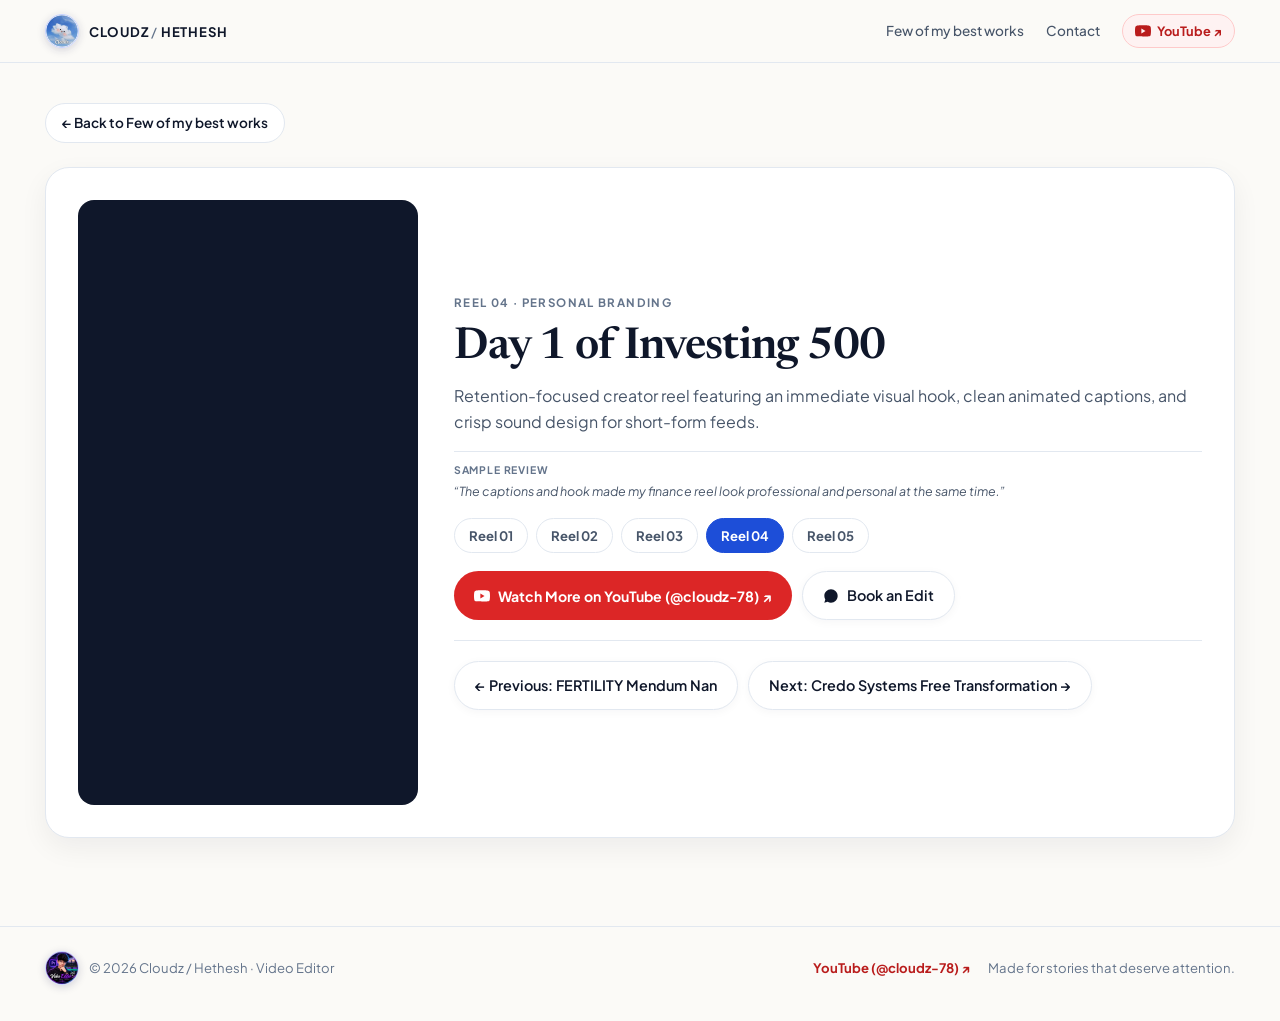
<file: reel4.html>
<!DOCTYPE html>
<html lang="en">
<head>
  <meta charset="UTF-8" />
  <meta name="viewport" content="width=device-width, initial-scale=1.0" />
  <title>Day 1 of Investing 500 — CLOUDZ / HETHESH</title>
  <link rel="icon" type="image/png" href="logo.png" />
  <link rel="stylesheet" href="style.css" />
</head>
<body>
  <header class="navbar">
    <div class="nav-inner">
      <a href="index.html" class="brand">
        <img src="brand-logo.png" alt="Cloudz Brand Logo" class="brand-logo-img" />
        <span>CLOUDZ <span class="slash">/</span> HETHESH</span>
      </a>
      <nav class="nav-links">
        <a href="index.html#reels">Few of my best works</a>
        <a href="index.html#contact" class="hide-mobile">Contact</a>
        <a href="https://youtube.com/@cloudz-78?si=4yMb71lbz2r-8xwP" target="_blank" rel="noopener noreferrer" class="nav-yt-pill">
          <svg width="16" height="16" viewBox="0 0 24 24" fill="currentColor" aria-hidden="true"><path d="M23.498 6.186a3.016 3.016 0 0 0-2.122-2.136C19.505 3.545 12 3.545 12 3.545s-7.505 0-9.377.505A3.017 3.017 0 0 0 .502 6.186C0 8.07 0 12 0 12s0 3.93.502 5.814a3.016 3.016 0 0 0 2.122 2.136c1.871.505 9.376.505 9.376.505s7.505 0 9.377-.505a3.015 3.015 0 0 0 2.122-2.136C24 15.93 24 12 24 12s0-3.93-.502-5.814zM9.545 15.568V8.432L15.818 12l-6.273 3.568z"/></svg> YouTube &nearr;
        </a>
      </nav>
    </div>
  </header>

  <main class="single-reel-wrap">
    <div class="container">
      <a href="index.html#reels" class="back-pill">&larr; Back to Few of my best works</a>

      <div class="single-reel-card">
        <div class="single-video-box">
          <iframe
            src="https://drive.google.com/file/d/1qyI5HAmtA2W8jeexswfrWeT_xSIPLAO1/preview"
            allow="autoplay"
            allowfullscreen
            title="Day 1 of Investing 500">
          </iframe>
        </div>

        <div>
          <span class="kicker">REEL 04 &middot; PERSONAL BRANDING</span>
          <h1 class="section-title">Day 1 of Investing 500</h1>
          <p class="section-subtitle" style="margin-bottom:16px;">Retention-focused creator reel featuring an immediate visual hook, clean animated captions, and crisp sound design for short-form feeds.</p>

          <div class="sample-review-tag">SAMPLE REVIEW</div>
          <p class="sample-review-quote" style="margin-bottom:18px;">“The captions and hook made my finance reel look professional and personal at the same time.”</p>

          <div class="reel-nav-pills">
            <a href="reel1.html" class="reel-num-pill">Reel 01</a>
            <a href="reel2.html" class="reel-num-pill">Reel 02</a>
            <a href="reel3.html" class="reel-num-pill">Reel 03</a>
            <a href="reel4.html" class="reel-num-pill active">Reel 04</a>
            <a href="reel5.html" class="reel-num-pill">Reel 05</a>
            
          </div>

          <div style="display:flex;flex-wrap:wrap;gap:10px;margin-top:16px;">
            <a href="https://youtube.com/@cloudz-78?si=4yMb71lbz2r-8xwP" target="_blank" rel="noopener noreferrer" class="btn-yt-solid">
              <svg width="16" height="16" viewBox="0 0 24 24" fill="currentColor" aria-hidden="true"><path d="M23.498 6.186a3.016 3.016 0 0 0-2.122-2.136C19.505 3.545 12 3.545 12 3.545s-7.505 0-9.377.505A3.017 3.017 0 0 0 .502 6.186C0 8.07 0 12 0 12s0 3.93.502 5.814a3.016 3.016 0 0 0 2.122 2.136c1.871.505 9.376.505 9.376.505s7.505 0 9.377-.505a3.015 3.015 0 0 0 2.122-2.136C24 15.93 24 12 24 12s0-3.93-.502-5.814zM9.545 15.568V8.432L15.818 12l-6.273 3.568z"/></svg> Watch More on YouTube (@cloudz-78) &nearr;
            </a>
            <a href="https://wa.me/918072719492" target="_blank" rel="noopener noreferrer" class="btn-outline">
              <svg width="16" height="16" viewBox="0 0 24 24" fill="currentColor" aria-hidden="true"><path d="M12.031 6.172c-3.181 0-5.767 2.586-5.768 5.766-.001 1.298.38 2.27 1.019 3.287l-.582 2.128 2.182-.573c.978.58 1.911.928 3.145.929 3.178 0 5.767-2.587 5.768-5.766.001-3.187-2.575-5.77-5.764-5.771zm3.392 8.244c-.144.405-.837.774-1.17.824-.299.045-.677.063-1.092-.069-.252-.08-.575-.187-.988-.365-1.739-.751-2.874-2.502-2.961-2.617-.087-.116-.708-.94-.708-1.793s.448-1.273.607-1.446c.159-.173.346-.217.462-.217l.332.006c.106.005.249-.04.39.298.144.347.491 1.2.534 1.287.043.087.072.188.014.304-.058.116-.087.188-.173.289l-.26.304c-.087.086-.177.18-.076.354.101.174.449.741.964 1.201.662.591 1.221.774 1.394.86s.274.072.376-.043c.101-.116.433-.506.549-.68.116-.173.231-.145.39-.087s1.011.477 1.184.564.289.13.332.202c.045.072.045.419-.1.824zM12 2C6.477 2 2 6.477 2 12c0 1.89.525 3.66 1.438 5.168L2 22l4.978-1.418A9.955 9.955 0 0 0 12 22c5.523 0 10-4.477 10-10S17.523 2 12 2z"/></svg> Book an Edit
            </a>
          </div>

          <div class="prev-next-row">
            <a href="reel3.html" class="btn-outline">&larr; Previous: FERTILITY Mendum Nan</a>
            <a href="reel5.html" class="btn-outline">Next: Credo Systems Free Transformation &rarr;</a>
          </div>
        </div>
      </div>
    </div>
  </main>

  <footer>
    <div class="footer-inner">
      <div style="display:flex;align-items:center;gap:10px;">
        <img src="logo.png" alt="Cloudz Logo" class="brand-logo-img" />
        <span>&copy; 2026 Cloudz / Hethesh &middot; Video Editor</span>
      </div>
      <div style="display:flex;align-items:center;gap:18px;flex-wrap:wrap;">
        <a href="https://youtube.com/@cloudz-78?si=4yMb71lbz2r-8xwP" target="_blank" rel="noopener noreferrer" style="color:#b91c1c;font-weight:700;">
          YouTube (@cloudz-78) &nearr;
        </a>
        <span>Made for stories that deserve attention.</span>
      </div>
    </div>
  </footer>
</body>
</html>
</file>
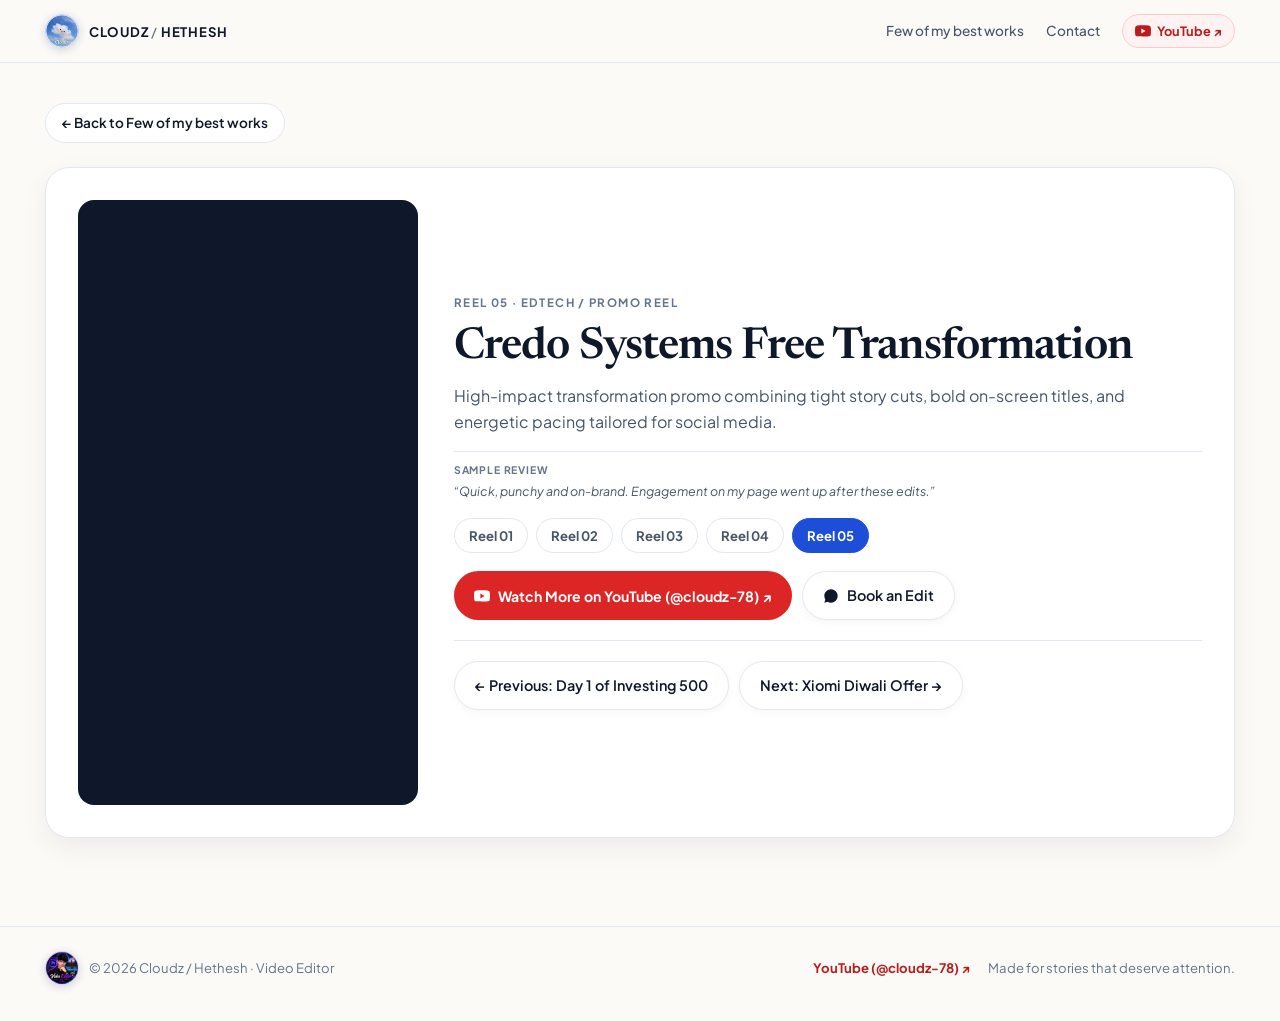
<file: reel5.html>
<!DOCTYPE html>
<html lang="en">
<head>
  <meta charset="UTF-8" />
  <meta name="viewport" content="width=device-width, initial-scale=1.0" />
  <title>Credo Systems Free Transformation — CLOUDZ / HETHESH</title>
  <link rel="icon" type="image/png" href="logo.png" />
  <link rel="stylesheet" href="style.css" />
</head>
<body>
  <header class="navbar">
    <div class="nav-inner">
      <a href="index.html" class="brand">
        <img src="brand-logo.png" alt="Cloudz Brand Logo" class="brand-logo-img" />
        <span>CLOUDZ <span class="slash">/</span> HETHESH</span>
      </a>
      <nav class="nav-links">
        <a href="index.html#reels">Few of my best works</a>
        <a href="index.html#contact" class="hide-mobile">Contact</a>
        <a href="https://youtube.com/@cloudz-78?si=4yMb71lbz2r-8xwP" target="_blank" rel="noopener noreferrer" class="nav-yt-pill">
          <svg width="16" height="16" viewBox="0 0 24 24" fill="currentColor" aria-hidden="true"><path d="M23.498 6.186a3.016 3.016 0 0 0-2.122-2.136C19.505 3.545 12 3.545 12 3.545s-7.505 0-9.377.505A3.017 3.017 0 0 0 .502 6.186C0 8.07 0 12 0 12s0 3.93.502 5.814a3.016 3.016 0 0 0 2.122 2.136c1.871.505 9.376.505 9.376.505s7.505 0 9.377-.505a3.015 3.015 0 0 0 2.122-2.136C24 15.93 24 12 24 12s0-3.93-.502-5.814zM9.545 15.568V8.432L15.818 12l-6.273 3.568z"/></svg> YouTube &nearr;
        </a>
      </nav>
    </div>
  </header>

  <main class="single-reel-wrap">
    <div class="container">
      <a href="index.html#reels" class="back-pill">&larr; Back to Few of my best works</a>

      <div class="single-reel-card">
        <div class="single-video-box">
          <iframe
            src="https://drive.google.com/file/d/1QhSELfr5G7gqjF5a6lWshy9fhLzFbbtI/preview"
            allow="autoplay"
            allowfullscreen
            title="Credo Systems Free Transformation">
          </iframe>
        </div>

        <div>
          <span class="kicker">REEL 05 &middot; EDTECH / PROMO REEL</span>
          <h1 class="section-title">Credo Systems Free Transformation</h1>
          <p class="section-subtitle" style="margin-bottom:16px;">High-impact transformation promo combining tight story cuts, bold on-screen titles, and energetic pacing tailored for social media.</p>

          <div class="sample-review-tag">SAMPLE REVIEW</div>
          <p class="sample-review-quote" style="margin-bottom:18px;">“Quick, punchy and on-brand. Engagement on my page went up after these edits.”</p>

          <div class="reel-nav-pills">
            <a href="reel1.html" class="reel-num-pill">Reel 01</a>
            <a href="reel2.html" class="reel-num-pill">Reel 02</a>
            <a href="reel3.html" class="reel-num-pill">Reel 03</a>
            <a href="reel4.html" class="reel-num-pill">Reel 04</a>
            <a href="reel5.html" class="reel-num-pill active">Reel 05</a>
            
          </div>

          <div style="display:flex;flex-wrap:wrap;gap:10px;margin-top:16px;">
            <a href="https://youtube.com/@cloudz-78?si=4yMb71lbz2r-8xwP" target="_blank" rel="noopener noreferrer" class="btn-yt-solid">
              <svg width="16" height="16" viewBox="0 0 24 24" fill="currentColor" aria-hidden="true"><path d="M23.498 6.186a3.016 3.016 0 0 0-2.122-2.136C19.505 3.545 12 3.545 12 3.545s-7.505 0-9.377.505A3.017 3.017 0 0 0 .502 6.186C0 8.07 0 12 0 12s0 3.93.502 5.814a3.016 3.016 0 0 0 2.122 2.136c1.871.505 9.376.505 9.376.505s7.505 0 9.377-.505a3.015 3.015 0 0 0 2.122-2.136C24 15.93 24 12 24 12s0-3.93-.502-5.814zM9.545 15.568V8.432L15.818 12l-6.273 3.568z"/></svg> Watch More on YouTube (@cloudz-78) &nearr;
            </a>
            <a href="https://wa.me/918072719492" target="_blank" rel="noopener noreferrer" class="btn-outline">
              <svg width="16" height="16" viewBox="0 0 24 24" fill="currentColor" aria-hidden="true"><path d="M12.031 6.172c-3.181 0-5.767 2.586-5.768 5.766-.001 1.298.38 2.27 1.019 3.287l-.582 2.128 2.182-.573c.978.58 1.911.928 3.145.929 3.178 0 5.767-2.587 5.768-5.766.001-3.187-2.575-5.77-5.764-5.771zm3.392 8.244c-.144.405-.837.774-1.17.824-.299.045-.677.063-1.092-.069-.252-.08-.575-.187-.988-.365-1.739-.751-2.874-2.502-2.961-2.617-.087-.116-.708-.94-.708-1.793s.448-1.273.607-1.446c.159-.173.346-.217.462-.217l.332.006c.106.005.249-.04.39.298.144.347.491 1.2.534 1.287.043.087.072.188.014.304-.058.116-.087.188-.173.289l-.26.304c-.087.086-.177.18-.076.354.101.174.449.741.964 1.201.662.591 1.221.774 1.394.86s.274.072.376-.043c.101-.116.433-.506.549-.68.116-.173.231-.145.39-.087s1.011.477 1.184.564.289.13.332.202c.045.072.045.419-.1.824zM12 2C6.477 2 2 6.477 2 12c0 1.89.525 3.66 1.438 5.168L2 22l4.978-1.418A9.955 9.955 0 0 0 12 22c5.523 0 10-4.477 10-10S17.523 2 12 2z"/></svg> Book an Edit
            </a>
          </div>

          <div class="prev-next-row">
            <a href="reel4.html" class="btn-outline">&larr; Previous: Day 1 of Investing 500</a>
            <a href="reel1.html" class="btn-outline">Next: Xiomi Diwali Offer &rarr;</a>
          </div>
        </div>
      </div>
    </div>
  </main>

  <footer>
    <div class="footer-inner">
      <div style="display:flex;align-items:center;gap:10px;">
        <img src="logo.png" alt="Cloudz Logo" class="brand-logo-img" />
        <span>&copy; 2026 Cloudz / Hethesh &middot; Video Editor</span>
      </div>
      <div style="display:flex;align-items:center;gap:18px;flex-wrap:wrap;">
        <a href="https://youtube.com/@cloudz-78?si=4yMb71lbz2r-8xwP" target="_blank" rel="noopener noreferrer" style="color:#b91c1c;font-weight:700;">
          YouTube (@cloudz-78) &nearr;
        </a>
        <span>Made for stories that deserve attention.</span>
      </div>
    </div>
  </footer>
</body>
</html>
</file>
<file: style.css>
/* Cloudz / Hethesh — Video Editor Portfolio */
@import url('https://fonts.googleapis.com/css2?family=Newsreader:ital,opsz,wght@0,6..72,500;0,6..72,600;0,6..72,700;1,6..72,400&family=Plus+Jakarta+Sans:wght@400;500;600;700;800&display=swap');

:root {
  --bg-page: #fbfaf7;
  --bg-surface: #ffffff;
  --bg-blue-tint: #f2f7fe;
  --border-blue-tint: #dbeafe;
  --bg-cream-tint: #fefcf3;
  --border-cream-tint: #fef08a;
  --text-dark: #0f172a;
  --text-body: #475569;
  --text-muted: #64748b;
  --accent-blue: #1d4ed8;
  --accent-yellow: #facc15;
  --accent-yellow-hover: #eab308;
  --yt-red: #dc2626;
  --border-light: #e2e8f0;
  --shadow-sm: 0 2px 10px rgba(15, 23, 42, 0.04);
  --shadow-md: 0 10px 28px rgba(15, 23, 42, 0.06);
  --font-serif: 'Newsreader', Georgia, 'Times New Roman', serif;
  --font-sans: 'Plus Jakarta Sans', -apple-system, BlinkMacSystemFont, 'Segoe UI', Roboto, sans-serif;
}

* {
  box-sizing: border-box;
  margin: 0;
  padding: 0;
}

html {
  scroll-behavior: smooth;
}

body {
  font-family: var(--font-sans);
  background-color: var(--bg-page);
  color: var(--text-dark);
  line-height: 1.6;
  -webkit-font-smoothing: antialiased;
}

a {
  color: inherit;
  text-decoration: none;
}

.container {
  width: 100%;
  max-width: 100%;
  margin: 0;
  padding: 0 3.5vw;
}

/* Top Navbar */
.navbar {
  position: sticky;
  top: 0;
  z-index: 100;
  background: rgba(251, 250, 247, 0.92);
  backdrop-filter: blur(10px);
  border-bottom: 1px solid var(--border-light);
}

.nav-inner {
  width: 100%;
  max-width: 100%;
  margin: 0;
  padding: 14px 3.5vw;
  display: flex;
  align-items: center;
  justify-content: space-between;
  gap: 16px;
}

.brand {
  display: inline-flex;
  align-items: center;
  gap: 10px;
  font-size: 0.82rem;
  font-weight: 700;
  letter-spacing: 0.06em;
  color: var(--text-dark);
}

.brand-badge {
  display: inline-flex;
  align-items: center;
  justify-content: center;
  padding: 5px 8px;
  border-radius: 8px;
  background: linear-gradient(135deg, #0284c7, #2563eb);
  color: #ffffff;
  font-size: 0.72rem;
  font-weight: 800;
  letter-spacing: 0.04em;
}

.brand span.slash {
  color: var(--text-muted);
  font-weight: 500;
}

.nav-links {
  display: flex;
  align-items: center;
  gap: 22px;
  font-size: 0.85rem;
  font-weight: 500;
  color: var(--text-body);
}

.nav-links a:hover {
  color: var(--text-dark);
}

.nav-yt-pill {
  display: inline-flex;
  align-items: center;
  gap: 6px;
  padding: 6px 12px;
  border-radius: 999px;
  background: #fef2f2;
  border: 1px solid #fecaca;
  color: #b91c1c !important;
  font-weight: 700;
  font-size: 0.8rem;
  transition: transform 0.15s ease, background 0.15s ease;
}

.nav-yt-pill:hover {
  background: #fee2e2;
  transform: translateY(-1px);
}

@media (max-width: 820px) {
  .nav-links a.hide-mobile {
    display: none;
  }
}

/* Section Utilities */
section {
  padding: 56px 0;
}

.kicker {
  display: block;
  font-size: 0.72rem;
  font-weight: 700;
  letter-spacing: 0.12em;
  text-transform: uppercase;
  color: var(--text-muted);
  margin-bottom: 10px;
}

.section-title {
  font-family: var(--font-serif);
  font-size: clamp(2rem, 4vw, 2.75rem);
  font-weight: 600;
  line-height: 1.15;
  letter-spacing: -0.02em;
  color: var(--text-dark);
  margin-bottom: 10px;
}

.section-subtitle {
  font-size: 1rem;
  color: var(--text-body);
  max-width: 860px;
}

/* Hero Section */
.hero {
  padding: 64px 0 48px;
}

.hero-grid {
  display: grid;
  grid-template-columns: 1.45fr 0.55fr;
  gap: 48px;
  align-items: center;
}

@media (max-width: 860px) {
  .hero-grid {
    grid-template-columns: 1fr;
    text-align: left;
  }
}

.hero-title {
  font-family: var(--font-serif);
  font-size: clamp(2.85rem, 6vw, 4.35rem);
  font-weight: 600;
  line-height: 1.06;
  letter-spacing: -0.025em;
  color: var(--text-dark);
  margin-bottom: 20px;
}

.hero-title .accent {
  color: var(--accent-blue);
}

.hero-desc {
  font-size: 1.06rem;
  color: var(--text-body);
  max-width: 680px;
  margin-bottom: 26px;
}

.hero-buttons {
  display: flex;
  flex-wrap: wrap;
  gap: 12px;
  align-items: center;
  margin-bottom: 14px;
}

.btn-yellow {
  display: inline-flex;
  align-items: center;
  gap: 8px;
  padding: 12px 20px;
  border-radius: 999px;
  background: var(--accent-yellow);
  color: var(--text-dark);
  font-size: 0.9rem;
  font-weight: 700;
  box-shadow: 0 4px 14px rgba(250, 204, 21, 0.35);
  transition: background 0.15s ease, transform 0.15s ease;
}

.btn-yellow:hover {
  background: var(--accent-yellow-hover);
  transform: translateY(-1px);
}

.btn-outline {
  display: inline-flex;
  align-items: center;
  gap: 8px;
  padding: 12px 20px;
  border-radius: 999px;
  background: var(--bg-surface);
  color: var(--text-dark);
  border: 1px solid var(--border-light);
  font-size: 0.9rem;
  font-weight: 600;
  box-shadow: var(--shadow-sm);
  transition: border-color 0.15s ease, transform 0.15s ease;
}

.btn-outline:hover {
  border-color: #94a3b8;
  transform: translateY(-1px);
}

.btn-yt-hero {
  display: inline-flex;
  align-items: center;
  gap: 8px;
  padding: 12px 20px;
  border-radius: 999px;
  background: #ffffff;
  color: #b91c1c;
  border: 1.5px solid #fecaca;
  font-size: 0.9rem;
  font-weight: 700;
  box-shadow: var(--shadow-sm);
  transition: background 0.15s ease, transform 0.15s ease;
}

.btn-yt-hero:hover {
  background: #fef2f2;
  transform: translateY(-1px);
}

.hero-micro {
  font-size: 0.82rem;
  color: var(--text-muted);
}

/* Circular Video Editor Emblem */
.hero-emblem-wrap {
  display: flex;
  justify-content: flex-end;
  align-items: center;
}

.editor-emblem {
  width: 295px;
  height: 295px;
  border-radius: 50%;
  background: radial-gradient(circle at 35% 30%, #3b0764, #1e1b4b 58%, #090d16 100%);
  border: 6px solid #e0e7ff;
  box-shadow: 0 20px 45px rgba(30, 27, 75, 0.22), 0 0 0 1px rgba(99, 102, 241, 0.25);
  position: relative;
  display: flex;
  flex-direction: column;
  align-items: center;
  justify-content: center;
  color: #ffffff;
  text-align: center;
  padding: 24px;
}

.emblem-icon-pr,
.emblem-icon-ae {
  position: absolute;
  width: 46px;
  height: 46px;
  border-radius: 12px;
  display: flex;
  align-items: center;
  justify-content: center;
  font-weight: 800;
  font-size: 1.15rem;
  box-shadow: 0 8px 20px rgba(0, 0, 0, 0.45);
}

.emblem-icon-pr {
  top: 42px;
  left: 28px;
  background: #00005b;
  color: #9999ff;
  border: 2px solid #9999ff;
  transform: rotate(-10deg);
}

.emblem-icon-ae {
  top: 44px;
  right: 28px;
  background: #00005b;
  color: #d8b4fe;
  border: 2px solid #c084fc;
  transform: rotate(10deg);
}

.emblem-avatar-ring {
  width: 96px;
  height: 96px;
  border-radius: 50%;
  background: linear-gradient(135deg, #38bdf8, #818cf8, #ec4899);
  padding: 3px;
  margin-bottom: 12px;
}

.emblem-avatar-inner {
  width: 100%;
  height: 100%;
  border-radius: 50%;
  background: #0f172a;
  display: flex;
  align-items: center;
  justify-content: center;
  font-family: var(--font-serif);
  font-size: 2rem;
  font-weight: 700;
  color: #f8fafc;
}

.emblem-title {
  font-family: var(--font-serif);
  font-style: italic;
  font-size: 1.75rem;
  font-weight: 700;
  line-height: 1.1;
  background: linear-gradient(90deg, #ffffff, #c4b5fd);
  -webkit-background-clip: text;
  -webkit-text-fill-color: transparent;
  margin-bottom: 6px;
}

.emblem-sub {
  font-size: 0.65rem;
  font-weight: 700;
  letter-spacing: 0.2em;
  color: #cbd5e1;
  text-transform: uppercase;
}

/* About Section */
.about-copy {
  max-width: 960px;
  font-size: 1rem;
  color: var(--text-body);
  margin-bottom: 26px;
}

.stats-row {
  display: flex;
  flex-wrap: wrap;
  gap: 16px;
  margin-bottom: 32px;
}

.stat-card {
  background: var(--bg-surface);
  border: 1px solid var(--border-light);
  border-radius: 16px;
  padding: 18px 24px;
  display: flex;
  align-items: center;
  gap: 16px;
  min-width: 220px;
  box-shadow: var(--shadow-sm);
}

.stat-num {
  font-family: var(--font-serif);
  font-size: 2rem;
  font-weight: 700;
  color: var(--text-dark);
  line-height: 1;
}

.stat-label {
  font-size: 0.82rem;
  color: var(--text-muted);
  max-width: 110px;
  line-height: 1.3;
}

.tools-heading {
  font-size: 0.9rem;
  font-weight: 700;
  color: var(--text-dark);
  margin-bottom: 14px;
}

.tools-grid {
  display: grid;
  grid-template-columns: repeat(4, 1fr);
  gap: 16px;
}

@media (max-width: 860px) {
  .tools-grid {
    grid-template-columns: repeat(2, 1fr);
  }
}

@media (max-width: 500px) {
  .tools-grid {
    grid-template-columns: 1fr;
  }
}

.tool-card {
  background: var(--bg-surface);
  border: 1px solid var(--border-light);
  border-radius: 16px;
  padding: 18px;
  box-shadow: var(--shadow-sm);
}

.tool-badge {
  width: 36px;
  height: 36px;
  border-radius: 10px;
  display: flex;
  align-items: center;
  justify-content: center;
  font-weight: 800;
  font-size: 0.85rem;
  margin-bottom: 12px;
}

.tool-ps { background: #001e36; color: #31a8ff; }
.tool-pr { background: #00005b; color: #9999ff; }
.tool-picsart { background: linear-gradient(135deg, #c026d3, #06b6d4); color: #ffffff; }
.tool-capcut { background: #0f172a; color: #ffffff; }

.tool-card h3 {
  font-size: 0.92rem;
  font-weight: 700;
  margin-bottom: 4px;
}

.tool-card p {
  font-size: 0.8rem;
  color: var(--text-muted);
  line-height: 1.45;
}

.tools-footnote {
  font-size: 0.74rem;
  color: var(--text-muted);
  margin-top: 12px;
}

/* Selected Collaborations */
.collab-grid {
  display: grid;
  grid-template-columns: repeat(2, 1fr);
  gap: 20px;
  margin-top: 26px;
}

@media (max-width: 740px) {
  .collab-grid {
    grid-template-columns: 1fr;
  }
}

.collab-card {
  border-radius: 20px;
  padding: 28px;
  box-shadow: var(--shadow-sm);
}

.collab-card.blue {
  background: var(--bg-blue-tint);
  border: 1px solid var(--border-blue-tint);
}

.collab-card.cream {
  background: var(--bg-cream-tint);
  border: 1px solid var(--border-cream-tint);
}

.collab-card h3 {
  font-size: 1.2rem;
  font-weight: 700;
  margin-bottom: 8px;
}

.collab-card p {
  font-size: 0.9rem;
  color: var(--text-body);
  margin-bottom: 16px;
}

.inline-link {
  display: inline-flex;
  align-items: center;
  gap: 5px;
  font-size: 0.85rem;
  font-weight: 700;
  color: var(--accent-blue);
}

.inline-link:hover {
  text-decoration: underline;
}

/* Reels Showcase — Few of my best works */
.reels-top-grid {
  display: grid;
  grid-template-columns: repeat(4, 1fr);
  gap: 20px;
  margin-top: 28px;
}

.reels-bottom-row {
  display: flex;
  justify-content: flex-start;
  margin-top: 24px;
}

.reels-bottom-row .reel-item {
  width: 100%;
  max-width: 265px;
}

@media (max-width: 980px) {
  .reels-top-grid {
    grid-template-columns: repeat(2, 1fr);
  }
  .reels-bottom-row .reel-item {
    max-width: 340px;
  }
}

@media (max-width: 560px) {
  .reels-top-grid {
    grid-template-columns: 1fr;
  }
  .reels-bottom-row .reel-item {
    max-width: 100%;
  }
}

.reel-item {
  background: var(--bg-surface);
  border: 1px solid var(--border-light);
  border-radius: 18px;
  padding: 12px;
  box-shadow: var(--shadow-sm);
  display: flex;
  flex-direction: column;
  transition: transform 0.2s ease, box-shadow 0.2s ease;
}

.reel-item:hover {
  transform: translateY(-3px);
  box-shadow: var(--shadow-md);
}

.reel-frame {
  position: relative;
  width: 100%;
  aspect-ratio: 9 / 16;
  border-radius: 12px;
  overflow: hidden;
  background: #0f172a;
  margin-bottom: 14px;
}

.reel-frame iframe {
  position: absolute;
  inset: 0;
  width: 100%;
  height: 100%;
  border: 0;
}

.reel-cat {
  font-size: 0.68rem;
  font-weight: 700;
  letter-spacing: 0.1em;
  text-transform: uppercase;
  color: var(--text-muted);
  margin-bottom: 3px;
}

.reel-name {
  font-size: 0.98rem;
  font-weight: 700;
  color: var(--text-dark);
  margin-bottom: 6px;
}

.open-reel-link {
  display: inline-flex;
  align-items: center;
  gap: 4px;
  font-size: 0.82rem;
  font-weight: 700;
  color: var(--accent-blue);
  margin-bottom: 12px;
}

.open-reel-link:hover {
  text-decoration: underline;
}

.sample-review-tag {
  font-size: 0.65rem;
  font-weight: 700;
  letter-spacing: 0.08em;
  text-transform: uppercase;
  color: var(--text-muted);
  border-top: 1px solid var(--border-light);
  padding-top: 10px;
  margin-bottom: 4px;
}

.sample-review-quote {
  font-size: 0.78rem;
  font-style: italic;
  color: var(--text-body);
  line-height: 1.45;
}

/* YouTube Channel Highlight Banner */
.yt-spotlight {
  margin-top: 32px;
  background: linear-gradient(135deg, #fff5f5, #ffffff);
  border: 1.5px solid #fecaca;
  border-radius: 20px;
  padding: 24px 28px;
  display: flex;
  flex-wrap: wrap;
  align-items: center;
  justify-content: space-between;
  gap: 20px;
  box-shadow: var(--shadow-sm);
}

.yt-spotlight-left {
  display: flex;
  align-items: center;
  gap: 16px;
}

.yt-big-icon {
  width: 48px;
  height: 48px;
  border-radius: 14px;
  background: #dc2626;
  color: #ffffff;
  display: flex;
  align-items: center;
  justify-content: center;
  flex-shrink: 0;
}

.yt-spotlight h3 {
  font-size: 1.08rem;
  font-weight: 800;
  color: var(--text-dark);
}

.yt-spotlight p {
  font-size: 0.86rem;
  color: var(--text-body);
}

.btn-yt-solid {
  display: inline-flex;
  align-items: center;
  gap: 8px;
  padding: 11px 20px;
  border-radius: 999px;
  background: #dc2626;
  color: #ffffff;
  font-size: 0.88rem;
  font-weight: 700;
  transition: background 0.15s ease, transform 0.15s ease;
}

.btn-yt-solid:hover {
  background: #b91c1c;
  transform: translateY(-1px);
}

/* Client Reviews */
.reviews-header {
  display: flex;
  flex-wrap: wrap;
  justify-content: space-between;
  align-items: flex-end;
  gap: 16px;
  margin-bottom: 24px;
}

.preview-note {
  background: var(--bg-surface);
  border: 1px solid var(--border-light);
  border-radius: 12px;
  padding: 10px 14px;
  font-size: 0.76rem;
  color: var(--text-muted);
  max-width: 340px;
  line-height: 1.4;
}

.reviews-grid {
  display: grid;
  grid-template-columns: repeat(2, 1fr);
  gap: 20px;
}

@media (max-width: 740px) {
  .reviews-grid {
    grid-template-columns: 1fr;
  }
}

.review-card {
  background: var(--bg-surface);
  border: 1px solid var(--border-light);
  border-radius: 20px;
  padding: 26px;
  box-shadow: var(--shadow-sm);
}

.review-status {
  font-size: 0.68rem;
  font-weight: 700;
  letter-spacing: 0.08em;
  text-transform: uppercase;
  color: var(--text-muted);
  margin-bottom: 12px;
}

.review-text {
  font-size: 0.96rem;
  color: var(--text-dark);
  margin-bottom: 18px;
  line-height: 1.55;
}

.reviewer {
  display: flex;
  align-items: center;
  gap: 12px;
}

.avatar-circle {
  width: 38px;
  height: 38px;
  border-radius: 50%;
  font-size: 0.82rem;
  font-weight: 800;
  display: flex;
  align-items: center;
  justify-content: center;
}

.avatar-blue { background: #dbeafe; color: #1d4ed8; }
.avatar-green { background: #dcfce7; color: #15803d; }

.reviewer-name {
  font-size: 0.88rem;
  font-weight: 700;
}

.reviewer-role {
  font-size: 0.78rem;
  color: var(--text-muted);
}

/* Services & Workflow */
.three-grid {
  display: grid;
  grid-template-columns: repeat(3, 1fr);
  gap: 18px;
  margin-top: 24px;
}

@media (max-width: 780px) {
  .three-grid {
    grid-template-columns: 1fr;
  }
}

.info-card {
  background: var(--bg-surface);
  border: 1px solid var(--border-light);
  border-radius: 18px;
  padding: 24px;
  box-shadow: var(--shadow-sm);
}

.info-card h3 {
  font-size: 1.05rem;
  font-weight: 700;
  margin-bottom: 8px;
}

.info-card p {
  font-size: 0.88rem;
  color: var(--text-body);
}

.pills-row {
  display: flex;
  flex-wrap: wrap;
  gap: 10px;
  margin-top: 20px;
}

.skill-pill {
  padding: 7px 14px;
  border-radius: 999px;
  background: var(--bg-surface);
  border: 1px solid var(--border-light);
  font-size: 0.8rem;
  font-weight: 500;
  color: var(--text-body);
}

/* Contact Yellow CTA Banner */
.cta-banner {
  background: var(--accent-yellow);
  border-radius: 26px;
  padding: 44px 40px;
  box-shadow: var(--shadow-md);
}

@media (max-width: 600px) {
  .cta-banner {
    padding: 32px 24px;
  }
}

.cta-banner .kicker {
  color: #422006;
}

.cta-banner .section-title {
  color: #0f172a;
}

.cta-banner p.cta-desc {
  color: #1e293b;
  max-width: 820px;
  font-size: 0.98rem;
  margin-bottom: 22px;
}

.cta-buttons {
  display: flex;
  flex-wrap: wrap;
  gap: 12px;
  margin-bottom: 14px;
}

.btn-dark {
  display: inline-flex;
  align-items: center;
  gap: 8px;
  padding: 12px 20px;
  border-radius: 999px;
  background: #0f172a;
  color: #ffffff;
  font-size: 0.88rem;
  font-weight: 700;
}

.btn-dark:hover {
  background: #1e293b;
}

.btn-white {
  display: inline-flex;
  align-items: center;
  gap: 8px;
  padding: 12px 20px;
  border-radius: 999px;
  background: #ffffff;
  color: #0f172a;
  font-size: 0.88rem;
  font-weight: 700;
}

.btn-white:hover {
  background: #f8fafc;
}

.cta-phone {
  font-size: 0.8rem;
  font-weight: 600;
  color: #334155;
}

/* Footer */
footer {
  border-top: 1px solid var(--border-light);
  padding: 24px 0 36px;
  margin-top: 24px;
}

.footer-inner {
  width: 100%;
  max-width: 100%;
  margin: 0;
  padding: 0 3.5vw;
  display: flex;
  flex-wrap: wrap;
  justify-content: space-between;
  align-items: center;
  gap: 12px;
  font-size: 0.82rem;
  color: var(--text-muted);
}

/* Dedicated Single Reel Page */
.single-reel-wrap {
  padding: 40px 0 64px;
}

.back-pill {
  display: inline-flex;
  align-items: center;
  gap: 6px;
  padding: 8px 16px;
  border-radius: 999px;
  background: var(--bg-surface);
  border: 1px solid var(--border-light);
  font-size: 0.85rem;
  font-weight: 600;
  color: var(--text-dark);
  margin-bottom: 24px;
}

.back-pill:hover {
  border-color: var(--accent-blue);
  color: var(--accent-blue);
}

.single-reel-card {
  background: var(--bg-surface);
  border: 1px solid var(--border-light);
  border-radius: 24px;
  padding: 32px;
  display: grid;
  grid-template-columns: 340px 1fr;
  gap: 36px;
  align-items: center;
  box-shadow: var(--shadow-md);
}

@media (max-width: 820px) {
  .single-reel-card {
    grid-template-columns: 1fr;
    padding: 20px;
  }
}

.single-video-box {
  width: 100%;
  max-width: 340px;
  margin: 0 auto;
  aspect-ratio: 9 / 16;
  border-radius: 16px;
  overflow: hidden;
  background: #0f172a;
  position: relative;
}

.single-video-box iframe {
  position: absolute;
  inset: 0;
  width: 100%;
  height: 100%;
  border: 0;
}

.reel-nav-pills {
  display: flex;
  flex-wrap: wrap;
  gap: 8px;
  margin: 18px 0;
}

.reel-num-pill {
  padding: 6px 14px;
  border-radius: 999px;
  border: 1px solid var(--border-light);
  font-size: 0.82rem;
  font-weight: 700;
  color: var(--text-body);
}

.reel-num-pill.active {
  background: var(--accent-blue);
  color: #ffffff;
  border-color: var(--accent-blue);
}

.prev-next-row {
  display: flex;
  flex-wrap: wrap;
  gap: 10px;
  margin-top: 20px;
  padding-top: 20px;
  border-top: 1px solid var(--border-light);
}


/* Uploaded Custom Logo Styling */
.brand-logo-img {
  width: 34px;
  height: 34px;
  border-radius: 50%;
  object-fit: cover;
  border: 1.5px solid #c7d2fe;
  box-shadow: 0 2px 8px rgba(30, 27, 75, 0.18);
  flex-shrink: 0;
}

.hero-logo-img {
  width: 340px;
  height: 340px;
  max-width: 100%;
  aspect-ratio: 1 / 1;
  border-radius: 50%;
  object-fit: cover;
  border: 5px solid #e0e7ff;
  box-shadow: 0 22px 48px rgba(49, 16, 102, 0.26), 0 0 0 1px rgba(139, 92, 246, 0.3);
  display: block;
}

/* Full-screen 5-column Reels Showcase Grid */
.reels-all-grid {
  display: grid;
  grid-template-columns: repeat(5, 1fr);
  gap: 20px;
  margin-top: 28px;
}

@media (max-width: 1240px) {
  .reels-all-grid {
    grid-template-columns: repeat(3, 1fr);
  }
}

@media (max-width: 860px) {
  .hero-emblem-wrap {
    justify-content: flex-start;
  }
  .reels-all-grid {
    grid-template-columns: repeat(2, 1fr);
  }
}

@media (max-width: 560px) {
  .reels-all-grid {
    grid-template-columns: 1fr;
  }
}

@media (max-width: 480px) {
  .hero-logo-img {
    width: 265px;
    height: 265px;
  }
}
</file>
